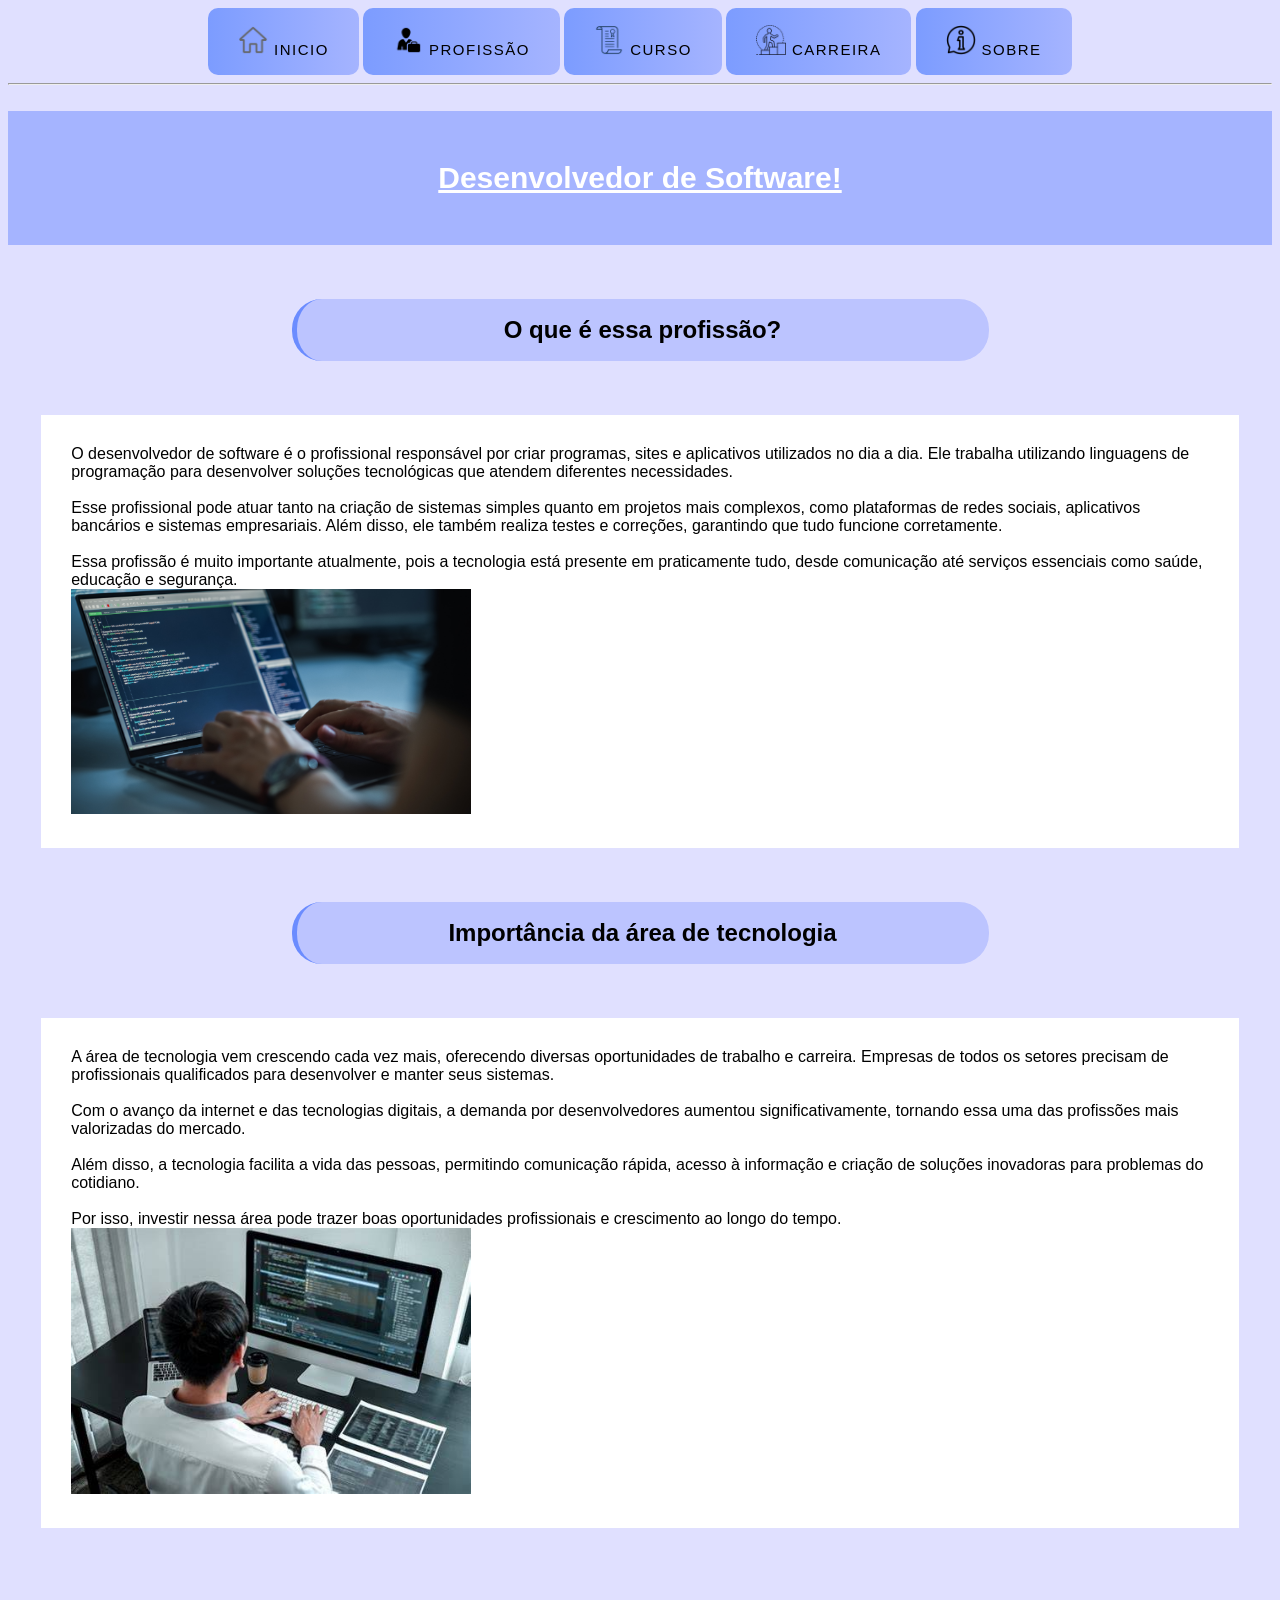
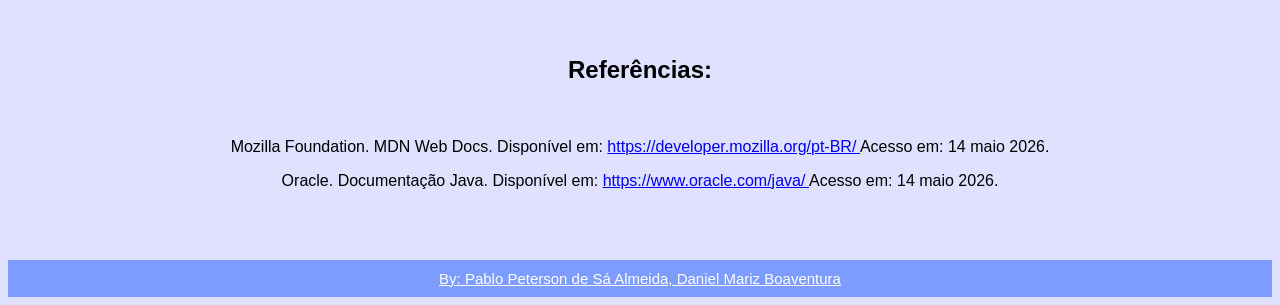
<file: INTERFACES-WEB/2º bimestre/desenvolvedor-software/index.html>
<!DOCTYPE html>
<html lang="pt-br">
<head>

    <meta charset="UTF-8">
    <link rel="stylesheet" href="style.css">
    
    <title>Início</title>
</head>
<body>
    
    <center>
        <button class="button1" onclick="window.location.href='index.html'">
             <img src="icone-inicial-plano.png" width="30" height="30">
            INICIO
        </button>

        <button class="button1" onclick="window.location.href='profissao.html'">
            <img src="profissao.png" width="30" height="30">
            PROFISSÃO
        </button>

        <button class="button1" onclick="window.location.href='curso.html'">
            <img src="curso.png" width="30" height="30">
            CURSO
        </button>

        <button class="button1" onclick="window.location.href='carreira.html'">
            <img src="carreira.png" width="30" height="30">
            CARREIRA
        </button>

        <button class="button1" onclick="window.location.href='sobre.html'">
            <img src="sobri.png" width="30" height="30">
            SOBRE
        </button>
    </center>

<hr>
<br>

<h1 class="tituloprincipal">Desenvolvedor de Software!</h1>

<br><br><br>

<h2 class="titulo1" style="text-align: center;">O que é essa profissão?</h2>

<br><br><br>

<p class="p1">
O desenvolvedor de software é o profissional responsável por criar programas, sites e aplicativos utilizados no dia a dia.
Ele trabalha utilizando linguagens de programação para desenvolver soluções tecnológicas que atendem diferentes necessidades.
<br><br>
Esse profissional pode atuar tanto na criação de sistemas simples quanto em projetos mais complexos,
como plataformas de redes sociais, aplicativos bancários e sistemas empresariais.
Além disso, ele também realiza testes e correções, garantindo que tudo funcione corretamente.
<br><br>
Essa profissão é muito importante atualmente, pois a tecnologia está presente em praticamente tudo,
desde comunicação até serviços essenciais como saúde, educação e segurança.
<br>
 <img src="desenvolvedor1.jpeg" width="400">
</p>

<br><br><br>

<h2 class="titulo1" style="text-align: center;">Importância da área de tecnologia</h2>

<br><br><br>

<p class="p1">
A área de tecnologia vem crescendo cada vez mais, oferecendo diversas oportunidades de trabalho e carreira.
Empresas de todos os setores precisam de profissionais qualificados para desenvolver e manter seus sistemas.
<br><br>
Com o avanço da internet e das tecnologias digitais, a demanda por desenvolvedores aumentou significativamente,
tornando essa uma das profissões mais valorizadas do mercado.
<br><br>
Além disso, a tecnologia facilita a vida das pessoas, permitindo comunicação rápida,
acesso à informação e criação de soluções inovadoras para problemas do cotidiano.
<br><br>
Por isso, investir nessa área pode trazer boas oportunidades profissionais e crescimento ao longo do tempo.<br>
 <img src="desenvolvedor.jpg" width="400">
</p>

<br><br><br>


   

<br><br><br>
<center>
<h2>Referências:</h2>

<br>

<p>
Mozilla Foundation. MDN Web Docs. Disponível em:
<a href="https://developer.mozilla.org/pt-BR/" target="_blank">
https://developer.mozilla.org/pt-BR/
</a>
Acesso em: 14 maio 2026.
</p>

<p>
Oracle. Documentação Java. Disponível em:
<a href="https://www.oracle.com/java/" target="_blank">
https://www.oracle.com/java/
</a>
Acesso em: 14 maio 2026.
</p>
</center>
<br><br><br>

<p class="by">By: Pablo Peterson de Sá Almeida, Daniel Mariz Boaventura</p>

</body>
</html>
</file>
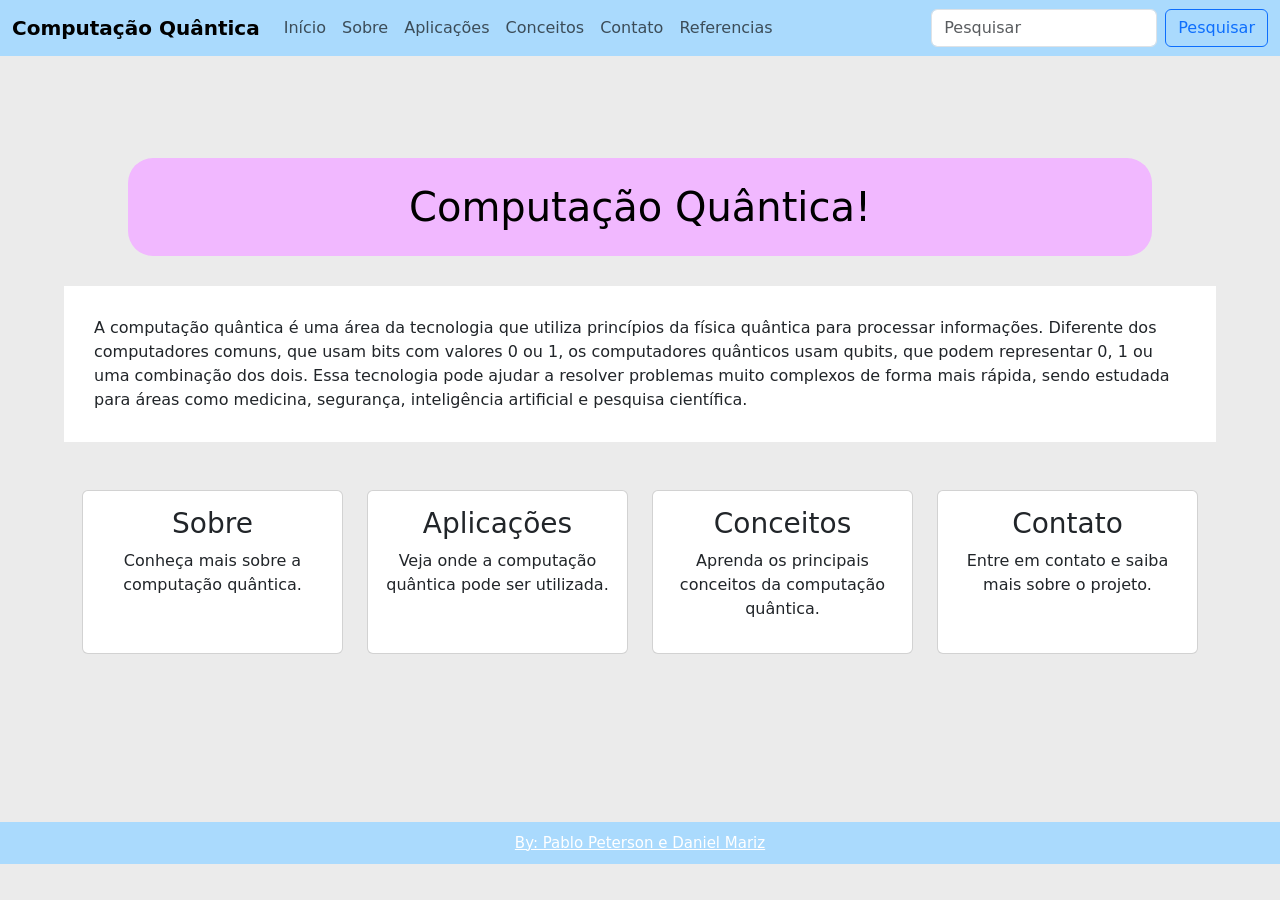
<file: INTERFACES-WEB/3-bimestre/computacao-quantica/index.html>
<!DOCTYPE html>

<html lang="pt-BR">

<head>
  <meta charset="UTF-8">
  <meta name="viewport" content="width=device-width, initial-scale=1.0">

  <title>Computação Quântica</title>

<meta name="description"
 content="Um site introdutório sobre computação quântica: conceitos, história e aplicações.">

  <link rel="stylesheet" href="style.css">

  <link href="https://cdn.jsdelivr.net/npm/bootstrap@5.3.3/dist/css/bootstrap.min.css" rel="stylesheet">

  <script src="https://cdn.jsdelivr.net/npm/bootstrap@5.3.3/dist/js/bootstrap.bundle.min.js"></script>

</head>

<body>

  <nav class="navbar navbar-expand-lg" style="background-color: #aadafd;">


<div class="container-fluid">

  <a class="navbar-brand fw-bold" href="index.html">
    Computação Quântica
  </a>

  <button class="navbar-toggler" type="button"
    data-bs-toggle="collapse"
    data-bs-target="#navbarMenu"
    aria-controls="navbarMenu"
    aria-expanded="false"
    aria-label="Abrir menu">

    <span class="navbar-toggler-icon"></span>

  </button>

  <div class="collapse navbar-collapse" id="navbarMenu">

    <ul class="navbar-nav me-auto mb-2 mb-lg-0">

      <li class="nav-item">
        <a class="nav-link" href="index.html">Início</a>
      </li>

      <li class="nav-item">
        <a class="nav-link" href="sobre.html">Sobre</a>
      </li>

      <li class="nav-item">
        <a class="nav-link" href="aplicacoes.html">Aplicações</a>
      </li>

      <li class="nav-item">
        <a class="nav-link" href="conceitos.html">Conceitos</a>
      </li>

      <li class="nav-item">
        <a class="nav-link" href="contato.html">Contato</a>
      </li>

      
      <li class="nav-item">
        <a class="nav-link" href="ref.html" aria-disabled="true">Referencias</a>
      </li>

    </ul>

    <form class="d-flex" role="search">

      <input class="form-control me-2"
        type="search"
        placeholder="Pesquisar"
        aria-label="Pesquisar">

      <button class="btn btn-outline-primary" type="submit">
        Pesquisar
      </button>

    </form>

  </div>
</div>


  </nav>

  <br>
  <br>
  <br>

  <h1 class="tituloprincipal">
    Computação Quântica!
  </h1>

  <p class="p1">


A computação quântica é uma área da tecnologia que utiliza princípios da física quântica para processar informações. Diferente dos computadores comuns, que usam bits com valores 0 ou 1, os computadores quânticos usam qubits, que podem representar 0, 1 ou uma combinação dos dois. Essa tecnologia pode ajudar a resolver problemas muito complexos de forma mais rápida, sendo estudada para áreas como medicina, segurança, inteligência artificial e pesquisa científica.


  </p>

  <div class="container mt-5">


<div class="row g-4">

  <div class="col-md-6 col-lg-3">

    <a href="sobre.html" class="text-decoration-none text-dark">

      <div class="card mini-card h-100 text-center p-3">

        <h3>Sobre</h3>

        <p>
          Conheça mais sobre a computação quântica.
        </p>

      </div>

    </a>

  </div>


  <div class="col-md-6 col-lg-3">

    <a href="aplicacoes.html" class="text-decoration-none text-dark">

      <div class="card mini-card h-100 text-center p-3">

        <h3>Aplicações</h3>

        <p>
          Veja onde a computação quântica pode ser utilizada.
        </p>

      </div>

    </a>

  </div>


  <div class="col-md-6 col-lg-3">

    <a href="conceitos.html" class="text-decoration-none text-dark">

      <div class="card mini-card h-100 text-center p-3">

        <h3>Conceitos</h3>

        <p>
          Aprenda os principais conceitos da computação quântica.
        </p>

      </div>

    </a>

  </div>


  <div class="col-md-6 col-lg-3">

    <a href="contato.html" class="text-decoration-none text-dark">

      <div class="card mini-card h-100 text-center p-3">

        <h3>Contato</h3>

        <p>
          Entre em contato e saiba mais sobre o projeto.
        </p>

      </div>

    </a>

  </div>

</div>


  </div>

  <br>
  <br>
  <br>
  <br>

  <center>


  </center>

  <br>
  <br>
  <br>

  <p class="by">
    By: Pablo Peterson e Daniel Mariz
  </p>

</body>

</html>
</file>
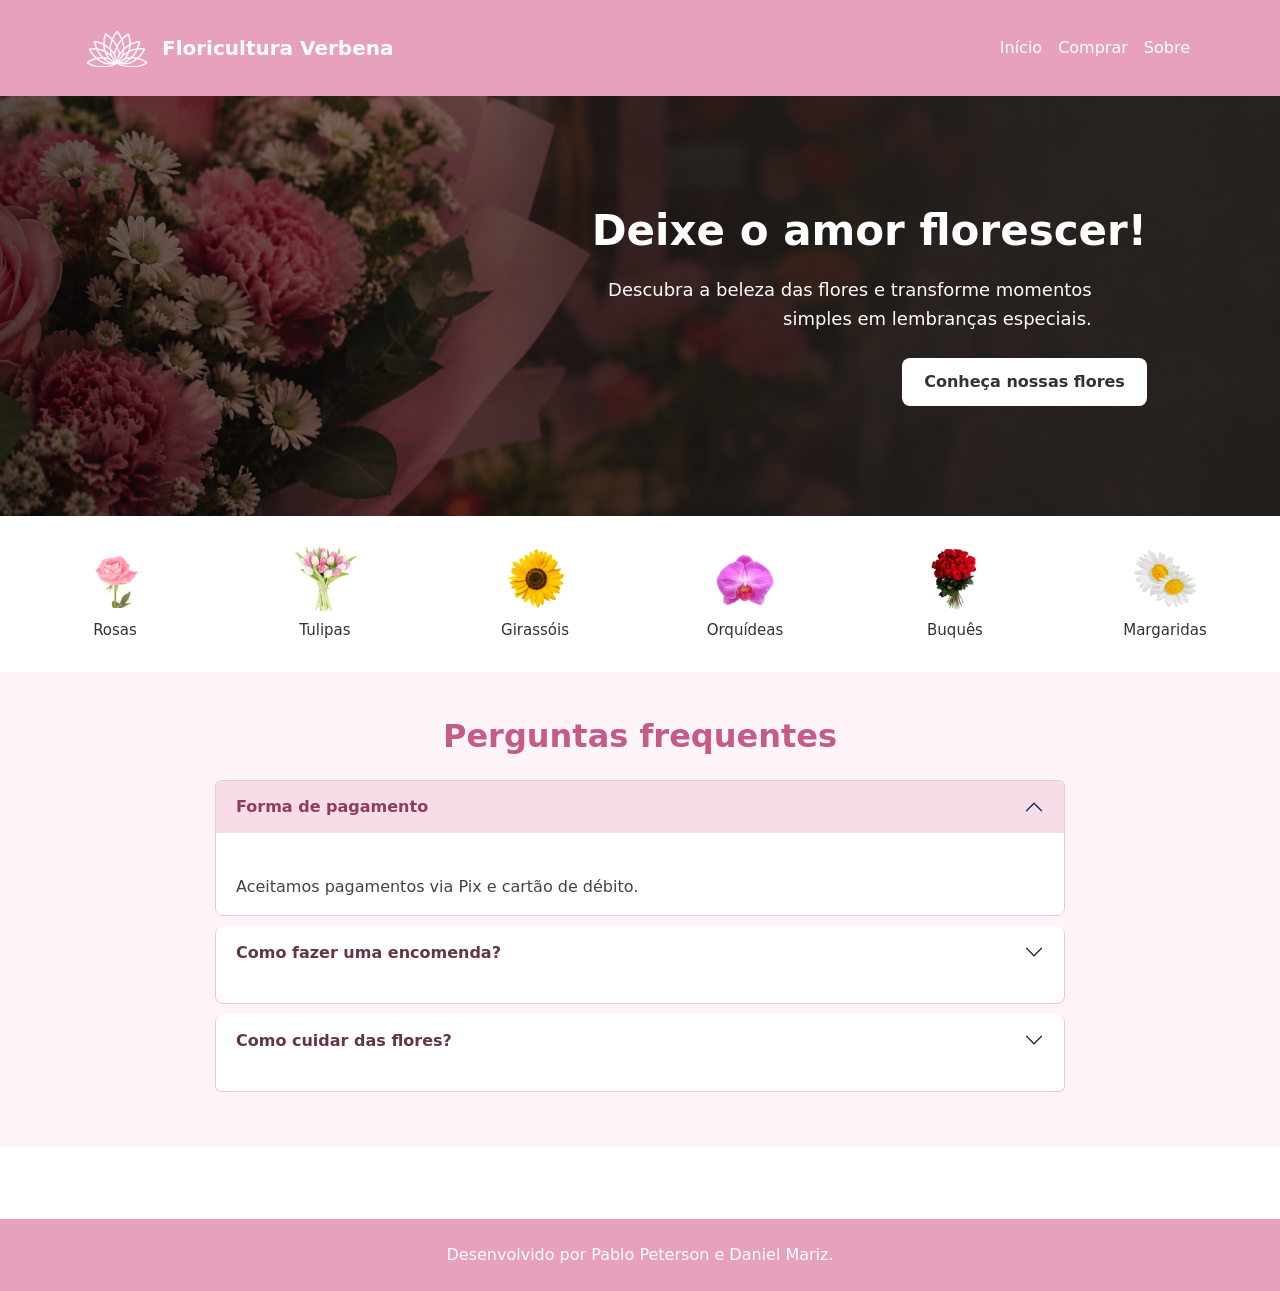
<file: INTERFACES-WEB/4-bimestre/verbena/index.html>
<!DOCTYPE html>
<html lang="pt-BR">

<head>
    <meta charset="UTF-8">
    <meta name="viewport" content="width=device-width, initial-scale=1.0">

    <title>Floricultura Verbena</title>

    <link rel="stylesheet" href="style.css">

    <link
        href="https://cdn.jsdelivr.net/npm/bootstrap@5.3.3/dist/css/bootstrap.min.css"
        rel="stylesheet">

    <script
        src="https://cdn.jsdelivr.net/npm/bootstrap@5.3.3/dist/js/bootstrap.bundle.min.js"
        defer>
    </script>
</head>

<body>

    <nav class="navbar navbar-expand-lg navbar-dark">
        <div class="container">

            <a class="navbar-brand fw-bold d-flex align-items-center"
               href="#inicio">

                <img
                    src="imagens/verbB.png"
                    alt="Logo da Floricultura Verbena"
                    class="logo-navbar">

                <span>Floricultura Verbena</span>
            </a>

            <button
                class="navbar-toggler"
                type="button"
                data-bs-toggle="collapse"
                data-bs-target="#menuNavegacao"
                aria-controls="menuNavegacao"
                aria-expanded="false"
                aria-label="Abrir ou fechar menu">

                <span class="navbar-toggler-icon"></span>
            </button>

            <div class="collapse navbar-collapse"
                 id="menuNavegacao">

                <ul class="navbar-nav ms-auto">

                    <li class="nav-item">
                        <a class="nav-link active" href="index.html">
                            Início
                        </a>
                    </li>

                    <li class="nav-item">
                        <a class="nav-link" href="comprar.html">
                            Comprar
                        </a>
                    </li>

                    <li class="nav-item">
                        <a class="nav-link" href="sobre.html">
                            Sobre
                        </a>
                    </li>

                </ul>
            </div>

        </div>
    </nav>

    <section class="inicio" id="inicio">

        <div class="conteudo-inicio">

            <h1>Deixe o amor florescer!</h1>

            <p>
                Descubra a beleza das flores e transforme
                momentos simples em lembranças especiais.
            </p>

            <a href="#comprar" class="botao-inicio">
                Conheça nossas flores
            </a>

        </div>

    </section>

    <section class="categorias" id="comprar">

        <a href="rosas.html" class="categoria">
            <img src="imagens/rosas.png" alt="Rosas">
            <span>Rosas</span>
        </a>

        <a href="tulipas.html" class="categoria">
            <img src="imagens/tulipas.png" alt="Tulipas">
            <span>Tulipas</span>
        </a>

        <a href="girassois.html" class="categoria">
            <img src="imagens/girassois.png" alt="Girassóis">
            <span>Girassóis</span>
        </a>

        <a href="orquideas.html" class="categoria">
            <img src="imagens/orquideas.png" alt="Orquídeas">
            <span>Orquídeas</span>
        </a>

        <a href="buques.html" class="categoria">
            <img src="imagens/buques.png" alt="Buquês">
            <span>Buquês</span>
        </a>

        <a href="margaridas.html" class="categoria">
            <img src="imagens/margaridas.png" alt="Margaridas">
            <span>Margaridas</span>
        </a>

    </section>

    <section class="perguntas" id="duvidas">

        <h2>Perguntas frequentes</h2>

        <div class="accordion" id="acordeaoVerbena">

            <div class="accordion-item">
                <h2 class="accordion-header">
                    <button
                        class="accordion-button"
                        type="button"
                        data-bs-toggle="collapse"
                        data-bs-target="#pergunta1"
                        aria-expanded="true"
                        aria-controls="pergunta1">

                        Forma de pagamento

                    </button>
                </h2>

                <div
                    id="pergunta1"
                    class="accordion-collapse collapse show"
                    data-bs-parent="#acordeaoVerbena">

                    <div class="accordion-body">
                        Aceitamos pagamentos via Pix e cartão de débito.
                    </div>

                </div>
            </div>

            <div class="accordion-item">
                <h2 class="accordion-header">
                    <button
                        class="accordion-button collapsed"
                        type="button"
                        data-bs-toggle="collapse"
                        data-bs-target="#pergunta2"
                        aria-expanded="false"
                        aria-controls="pergunta2">

                        Como fazer uma encomenda?

                    </button>
                </h2>

                <div
                    id="pergunta2"
                    class="accordion-collapse collapse"
                    data-bs-parent="#acordeaoVerbena">

                    <div class="accordion-body">
                        Entre em contato conosco para escolher as flores
                        e combinar os detalhes do seu pedido.
                    </div>

                </div>
            </div>

            <div class="accordion-item">
                <h2 class="accordion-header">
                    <button
                        class="accordion-button collapsed"
                        type="button"
                        data-bs-toggle="collapse"
                        data-bs-target="#pergunta3"
                        aria-expanded="false"
                        aria-controls="pergunta3">

                        Como cuidar das flores?

                    </button>
                </h2>

                <div
                    id="pergunta3"
                    class="accordion-collapse collapse"
                    data-bs-parent="#acordeaoVerbena">

                    <div class="accordion-body">
                        Mantenha as flores em um recipiente limpo,
                        troque a água regularmente e evite deixá-las
                        expostas ao sol forte.
                    </div>

                </div>
            </div>

        </div>

    </section>

    <br><br><br>

    <footer class="text-center py-4" id="sobre">
        <p class="mb-0">
            Desenvolvido por Pablo Peterson e Daniel Mariz.
        </p>
    </footer>

</body>

</html>
</file>
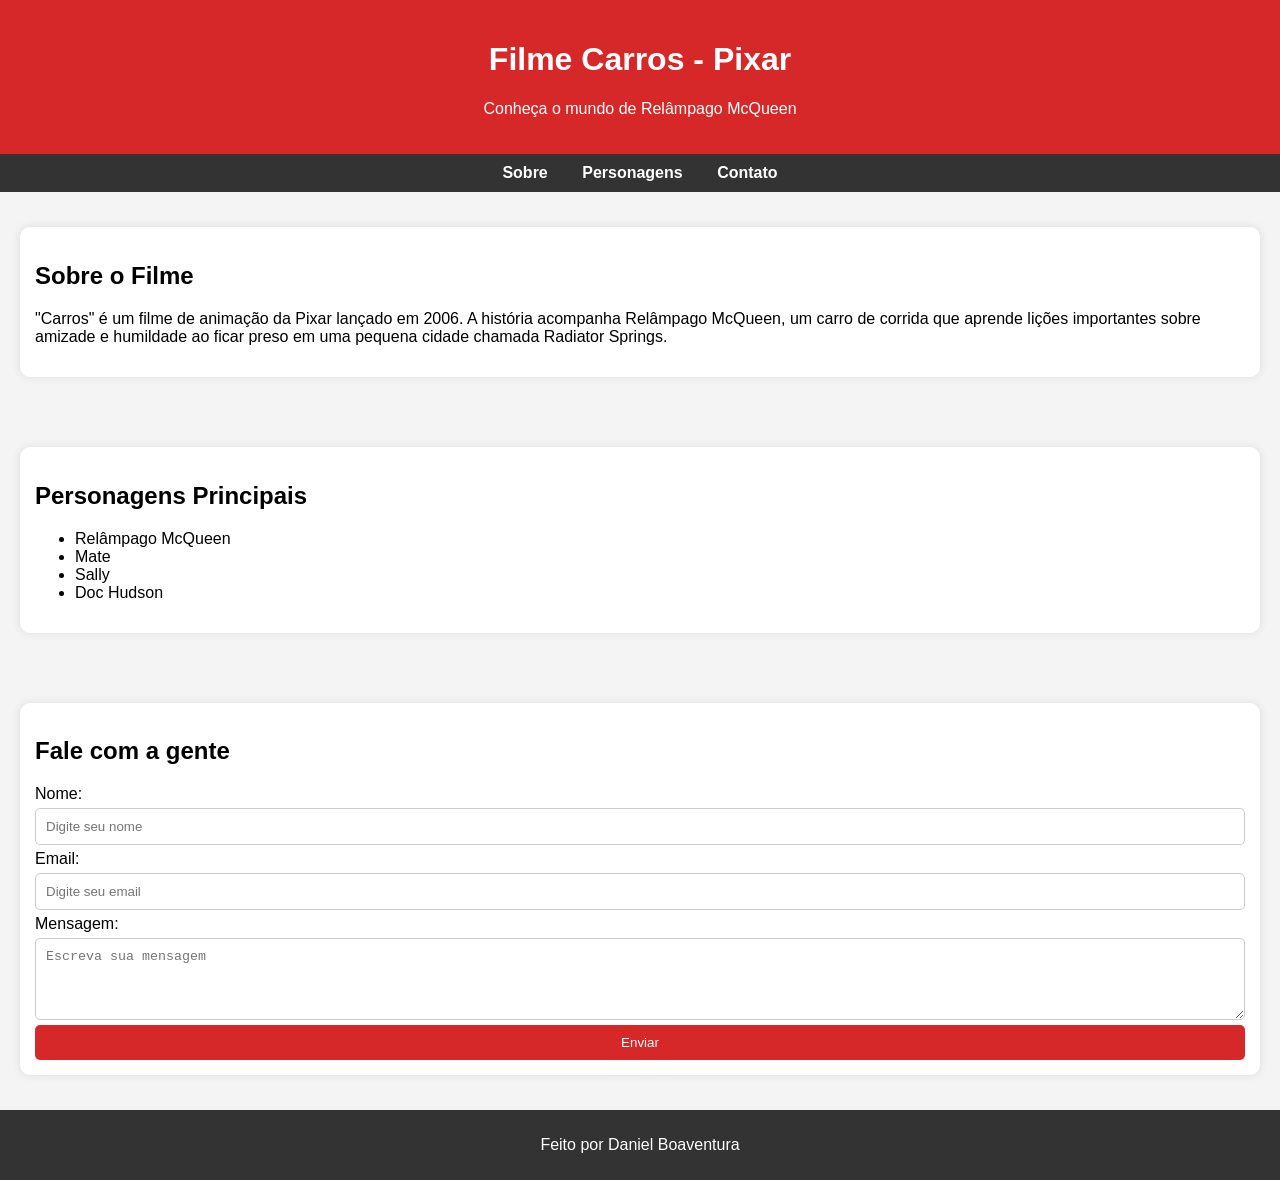
<file: INTERFACES-WEB/1º bimestre/Carros.html>
<!DOCTYPE html>
<html lang="pt">
<head>
    <meta charset="UTF-8">
    <meta name="viewport" content="width=device-width, initial-scale=1.0">
    <title>Carros - Pixar</title>
    <style>
        body {
            font-family: Arial, sans-serif;
            margin: 0;
            padding: 0;
            background-color: #f4f4f4;
        }
        header {
            background-color: #d62828;
            color: white;
            text-align: center;
            padding: 20px;
        }
        nav {
            background-color: #333;
            padding: 10px;
            text-align: center;
        }
        nav a {
            color: white;
            margin: 0 15px;
            text-decoration: none;
            font-weight: bold;
        }
        section {
            padding: 20px;
        }
        .card {
            background: white;
            padding: 15px;
            margin: 15px 0;
            border-radius: 10px;
            box-shadow: 0 0 10px rgba(0,0,0,0.1);
        }
        footer {
            background-color: #333;
            color: white;
            text-align: center;
            padding: 10px;
        }
        form {
            display: flex;
            flex-direction: column;
        }
        input, textarea {
            margin: 5px 0;
            padding: 10px;
            border-radius: 5px;
            border: 1px solid #ccc;
        }
        button {
            background-color: #d62828;
            color: white;
            padding: 10px;
            border: none;
            border-radius: 5px;
            cursor: pointer;
        }
        button:hover {
            background-color: #a61b1b;
        }
    </style>
</head>
<body>

<header>
    <h1>Filme Carros - Pixar</h1>
    <p>Conheça o mundo de Relâmpago McQueen</p>
</header>

<nav>
    <a href="#sobre">Sobre</a>
    <a href="#personagens">Personagens</a>
    <a href="#formulario">Contato</a>
</nav>

<section id="sobre">
    <div class="card">
        <h2>Sobre o Filme</h2>
        <p>"Carros" é um filme de animação da Pixar lançado em 2006. A história acompanha Relâmpago McQueen, um carro de corrida que aprende lições importantes sobre amizade e humildade ao ficar preso em uma pequena cidade chamada Radiator Springs.</p>
    </div>
</section>

<section id="personagens">
    <div class="card">
        <h2>Personagens Principais</h2>
        <ul>
            <li>Relâmpago McQueen</li>
            <li>Mate</li>
            <li>Sally</li>
            <li>Doc Hudson</li>
        </ul>
    </div>
</section>

<section id="formulario">
    <div class="card">
        <h2>Fale com a gente</h2>
        <form>
            <label>Nome:</label>
            <input type="text" placeholder="Digite seu nome" required>

            <label>Email:</label>
            <input type="email" placeholder="Digite seu email" required>

            <label>Mensagem:</label>
            <textarea rows="4" placeholder="Escreva sua mensagem" required></textarea>

            <button type="submit">Enviar</button>
        </form>
    </div>
</section>

<footer>
    <p>Feito por Daniel Boaventura</p>
</footer>

</body>
</html>
</file>
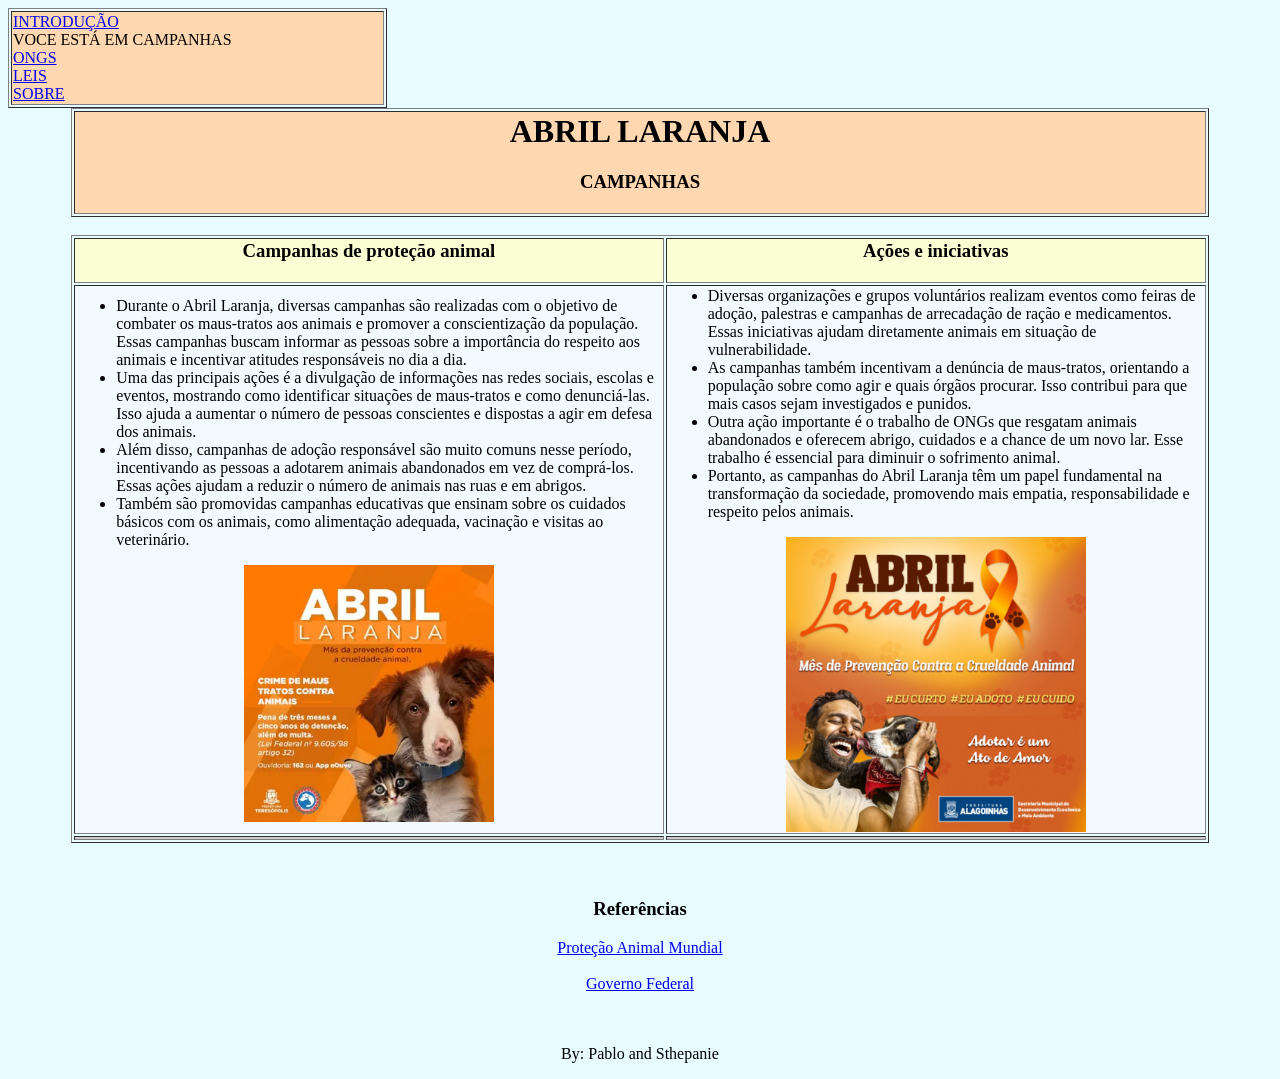
<file: INTERFACES-WEB/1º bimestre/abrillaranja/campanhas.html.html>
<html lang="pt-br">
<head>
<meta charset="utf-8">
<title>PARTE 2</title>
</head>

<body bgcolor="#e8fcff">

<table width="30%" border="1">
<tr>
<td bgcolor="#ffd7b0">

<a href="index.html.html">INTRODUÇÃO</a><br>
VOCE ESTÁ EM CAMPANHAS <br>
<a href="ongs.html.html">ONGS</a><br>
<a href="leis.html.html">LEIS</a><br>
<a href="sobre.html.html">SOBRE</a>
</td>
</tr>
</table>

<center>

<table width="90%" border="1">
<tr>
<td bgcolor="#ffd7b0" align="center">
<h1> ABRIL LARANJA </h1>
<h3>CAMPANHAS</h3>
</td>
</tr>
</table>

<br>

<table width="90%" border="1">

<tr bgcolor="#f2faff">

<td align="center" bgcolor="#fbffd4"> 
<h3>Campanhas de proteção animal</h3>
</td>

<td bgcolor="#fbffd4">
<h3 align="center">Ações e iniciativas</h3>
</td>

</tr>

<tr>

<td bgcolor="#f2faff">
<ul>
<li>Durante o Abril Laranja, diversas campanhas são realizadas com o objetivo de combater os maus-tratos aos animais e promover a conscientização da população. Essas campanhas buscam informar as pessoas sobre a importância do respeito aos animais e incentivar atitudes responsáveis no dia a dia.</li>

<li>Uma das principais ações é a divulgação de informações nas redes sociais, escolas e eventos, mostrando como identificar situações de maus-tratos e como denunciá-las. Isso ajuda a aumentar o número de pessoas conscientes e dispostas a agir em defesa dos animais.</li>

<li>Além disso, campanhas de adoção responsável são muito comuns nesse período, incentivando as pessoas a adotarem animais abandonados em vez de comprá-los. Essas ações ajudam a reduzir o número de animais nas ruas e em abrigos.</li>

<li>Também são promovidas campanhas educativas que ensinam sobre os cuidados básicos com os animais, como alimentação adequada, vacinação e visitas ao veterinário.</li>
</ul>

<center>
<img src="campanha1.png" width="250">
</center>

</td>

<td bgcolor="#f2faff">
<ul>

<li>Diversas organizações e grupos voluntários realizam eventos como feiras de adoção, palestras e campanhas de arrecadação de ração e medicamentos. Essas iniciativas ajudam diretamente animais em situação de vulnerabilidade.</li>

<li>As campanhas também incentivam a denúncia de maus-tratos, orientando a população sobre como agir e quais órgãos procurar. Isso contribui para que mais casos sejam investigados e punidos.</li>

<li>Outra ação importante é o trabalho de ONGs que resgatam animais abandonados e oferecem abrigo, cuidados e a chance de um novo lar. Esse trabalho é essencial para diminuir o sofrimento animal.</li>

<li>Portanto, as campanhas do Abril Laranja têm um papel fundamental na transformação da sociedade, promovendo mais empatia, responsabilidade e respeito pelos animais.</li>

</ul>

<center>
<img src="campanha2.png" width="300">
</center>

</td>

</tr>

<tr bgcolor="#cccccc">
<td align="center">
</td>
<td>
</td>
</tr>

</table>

</center>

<br><br>

<h3 align="center">Referências</h3>

<center>
<a href="https://www.worldanimalprotection.org.br" target="_blank">
Proteção Animal Mundial
</a>
<br><br>

<a href="https://www.gov.br" target="_blank">
Governo Federal
</a>
</center>

<br><br>

<center>
<p>By: Pablo and Sthepanie</p>
</center>

</body>
</html>
</file>
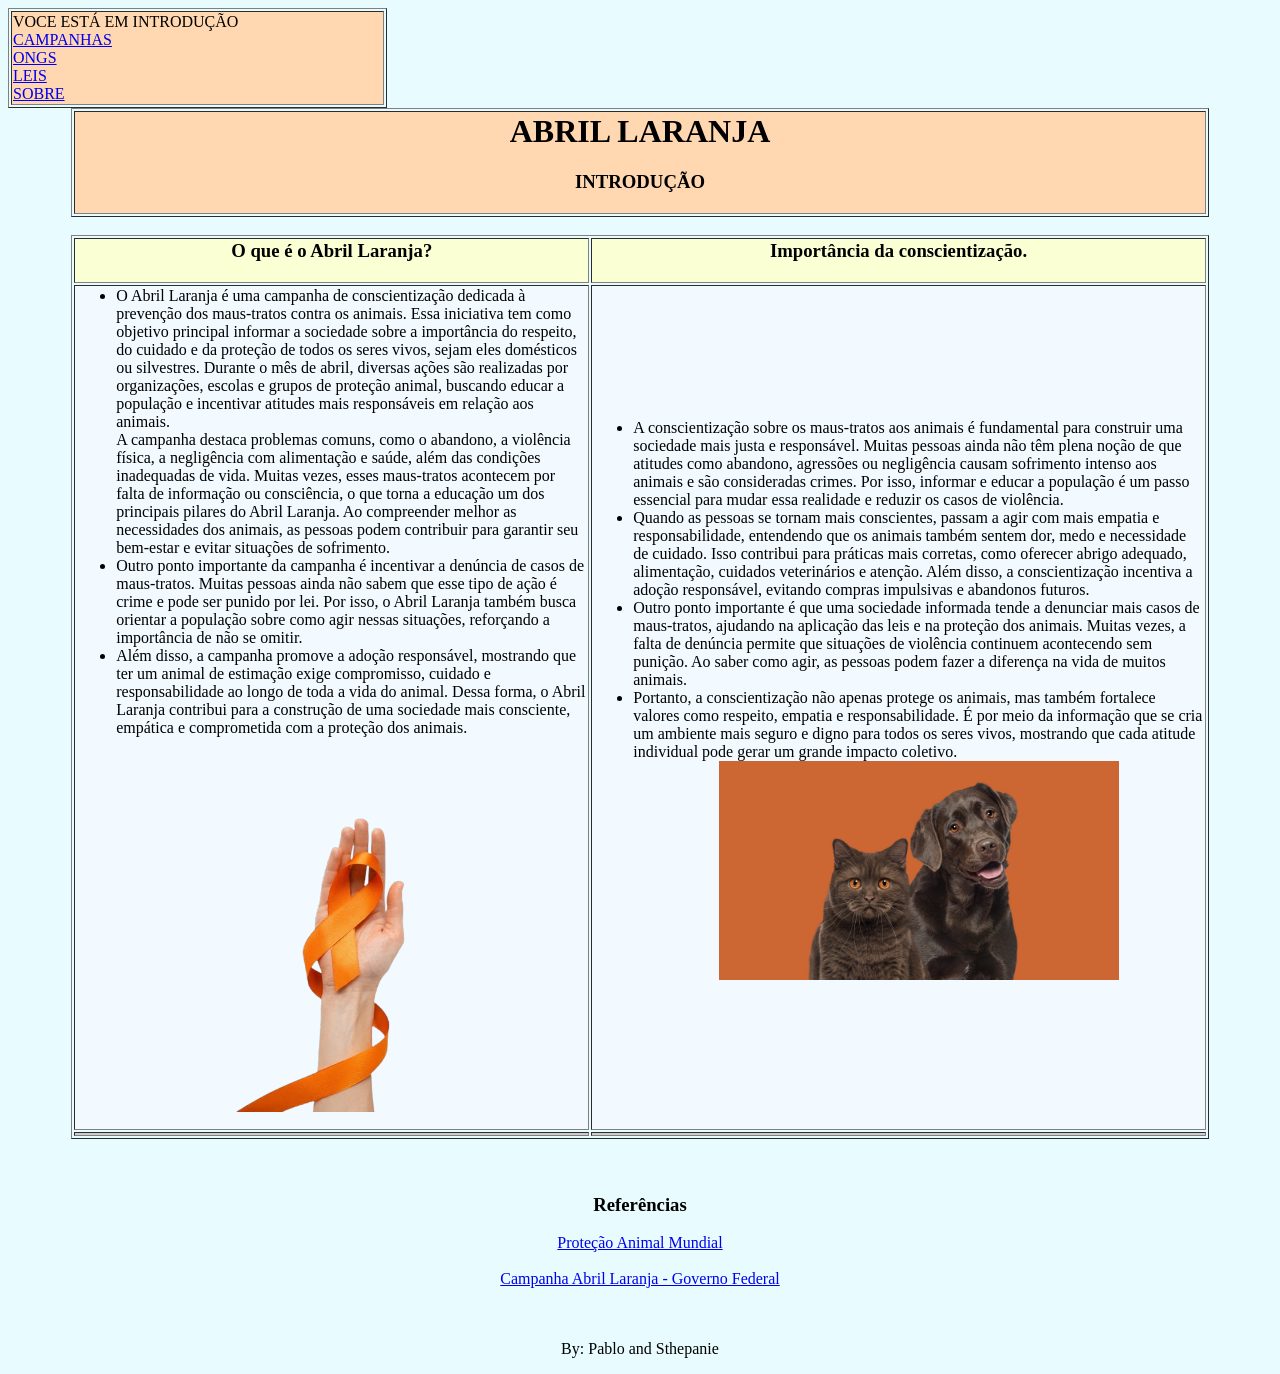
<file: INTERFACES-WEB/1º bimestre/abrillaranja/index.html.html>
<html lang="pt-br">
<head>
<meta charset="utf-8">
<title>PARTE 1</title>
</head>

<body bgcolor="#e8fcff">

<table width="30%" border="1">
<tr>
<td bgcolor="#ffd7b0">
VOCE ESTÁ EM INTRODUÇÃO<br>
<a href="campanhas.html.html">CAMPANHAS</a><br>
<a href="ongs.html.html">ONGS</a><br>
<a href="leis.html.html">LEIS</a><br>
<a href="sobre.html.html">SOBRE</a>
</td>
</tr>
</table>

<center>

<table width="90%" border="1">
<tr>
<td bgcolor="#ffd7b0" align="center">
<h1> ABRIL LARANJA  </h1>
<h3>INTRODUÇÃO </h3>
</td>
</tr>
</table>

<br>

<table width="90%" border="1">

<tr bgcolor="#f2faff">

<td align="center" bgcolor="#fbffd4"> 
<h3>O que é o Abril Laranja?</h3>
</td>

<td bgcolor="#fbffd4">
<h3 align="center">Importância da conscientização.</h3>
</td>

</tr>

<tr>

<td bgcolor="#f2faff">
<ul>
<li>O Abril Laranja é uma campanha de conscientização dedicada à prevenção dos maus-tratos contra os animais. Essa iniciativa tem como objetivo principal informar a sociedade sobre a importância do respeito, do cuidado e da proteção de todos os seres vivos, sejam eles domésticos ou silvestres. Durante o mês de abril, diversas ações são realizadas por organizações, escolas e grupos de proteção animal, buscando educar a população e incentivar atitudes mais responsáveis em relação aos animais.</li>

A campanha destaca problemas comuns, como o abandono, a violência física, a negligência com alimentação e saúde, além das condições inadequadas de vida. Muitas vezes, esses maus-tratos acontecem por falta de informação ou consciência, o que torna a educação um dos principais pilares do Abril Laranja. Ao compreender melhor as necessidades dos animais, as pessoas podem contribuir para garantir seu bem-estar e evitar situações de sofrimento.

<li>
Outro ponto importante da campanha é incentivar a denúncia de casos de maus-tratos. Muitas pessoas ainda não sabem que esse tipo de ação é crime e pode ser punido por lei. Por isso, o Abril Laranja também busca orientar a população sobre como agir nessas situações, reforçando a importância de não se omitir.
</li>

<li>Além disso, a campanha promove a adoção responsável, mostrando que ter um animal de estimação exige compromisso, cuidado e responsabilidade ao longo de toda a vida do animal. Dessa forma, o Abril Laranja contribui para a construção de uma sociedade mais consciente, empática e comprometida com a proteção dos animais.
</li> 

<center>
<img src="abrillaranja.png" width="250">
</center>

</ul>
</td>

<td bgcolor="#f2faff">
<ul>
<li>A conscientização sobre os maus-tratos aos animais é fundamental para construir uma sociedade mais justa e responsável. Muitas pessoas ainda não têm plena noção de que atitudes como abandono, agressões ou negligência causam sofrimento intenso aos animais e são consideradas crimes. Por isso, informar e educar a população é um passo essencial para mudar essa realidade e reduzir os casos de violência.
</li>

<li> Quando as pessoas se tornam mais conscientes, passam a agir com mais empatia e responsabilidade, entendendo que os animais também sentem dor, medo e necessidade de cuidado. Isso contribui para práticas mais corretas, como oferecer abrigo adequado, alimentação, cuidados veterinários e atenção. Além disso, a conscientização incentiva a adoção responsável, evitando compras impulsivas e abandonos futuros.
</li>

<li>Outro ponto importante é que uma sociedade informada tende a denunciar mais casos de maus-tratos, ajudando na aplicação das leis e na proteção dos animais. Muitas vezes, a falta de denúncia permite que situações de violência continuem acontecendo sem punição. Ao saber como agir, as pessoas podem fazer a diferença na vida de muitos animais.
</li>

<li>Portanto, a conscientização não apenas protege os animais, mas também fortalece valores como respeito, empatia e responsabilidade. É por meio da informação que se cria um ambiente mais seguro e digno para todos os seres vivos, mostrando que cada atitude individual pode gerar um grande impacto coletivo.
</li>

<center>
<img src="cachorroegato.jpg" width="400">
</center>

</ul>
</td>

</tr>

<tr bgcolor="#cccccc">
<td align="center">
</td>
<td>
</td>
</tr>

</table>

</center>

<br><br>

<h3 align="center">Referências</h3>

<center>
<a href="https://www.worldanimalprotection.org.br">
Proteção Animal Mundial
</a>
<br><br>

<a href="https://www.gov.br/pt-br/noticias/meio-ambiente-e-clima/2023/04/abril-laranja-conscientizacao-sobre-maus-tratos-aos-animais">
Campanha Abril Laranja - Governo Federal
</a>
</center>

<br><br>

<center>
<p>By: Pablo and Sthepanie</p>
</center>
</body>
</html>
</file>
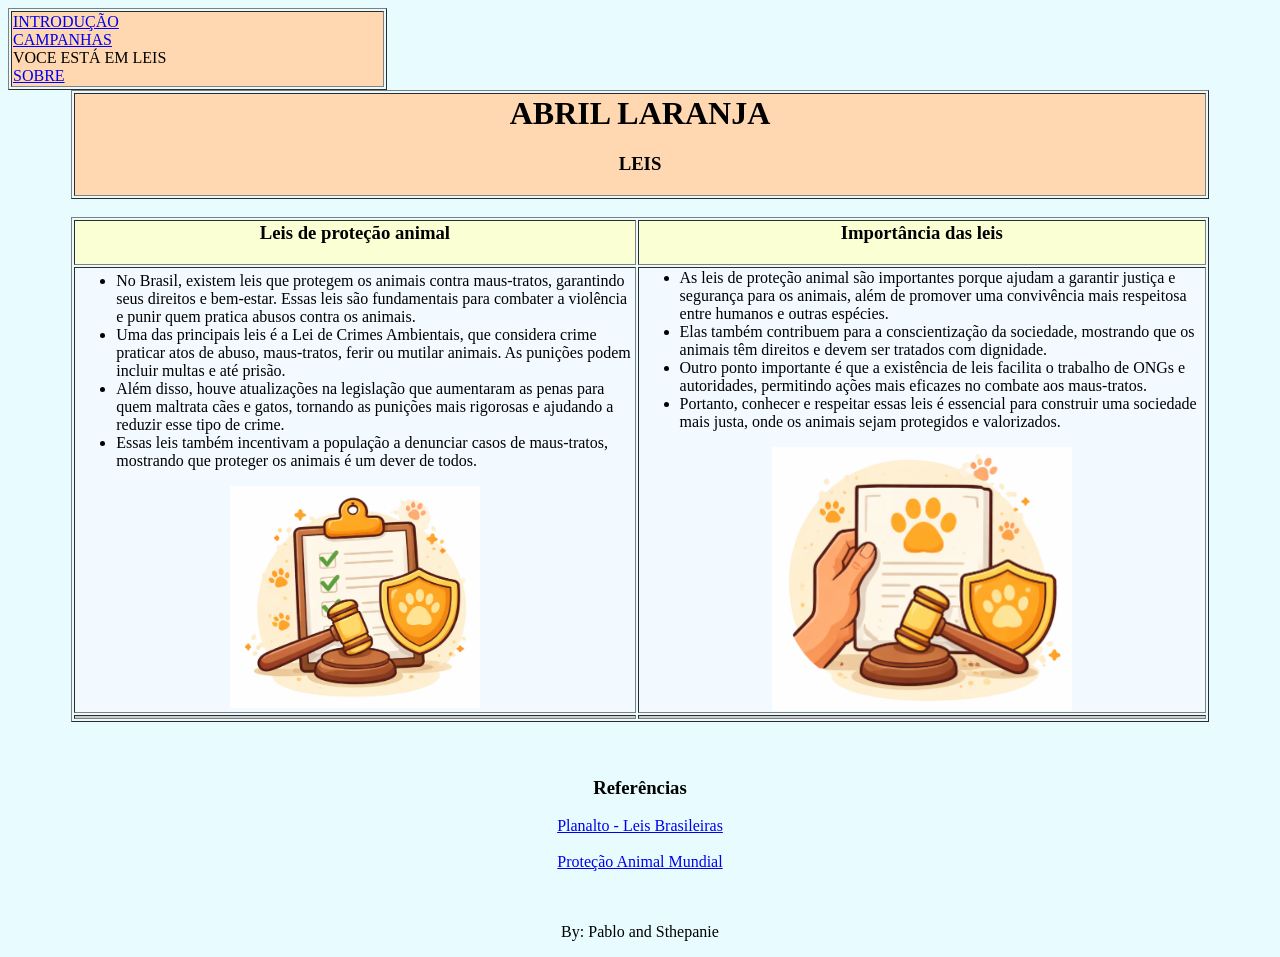
<file: INTERFACES-WEB/1º bimestre/abrillaranja/leis.html.html>
<html lang="pt-br">
<head>
<meta charset="utf-8">
<title>PARTE 4</title>
</head>

<body bgcolor="#e8fcff">

<table width="30%" border="1">
<tr>
<td bgcolor="#ffd7b0">

<a href="index.html.html">INTRODUÇÃO</a><br>
<a href="campanhas.html.html">CAMPANHAS</a><br>
VOCE ESTÁ EM LEIS<br>
<a href="sobre.html.html">SOBRE</a>
</td>
</tr>
</table>

<center>

<table width="90%" border="1">
<tr>
<td bgcolor="#ffd7b0" align="center">
<h1> ABRIL LARANJA </h1>
<h3>LEIS</h3>
</td>
</tr>
</table>

<br>

<table width="90%" border="1">

<tr bgcolor="#f2faff">

<td align="center" bgcolor="#fbffd4"> 
<h3>Leis de proteção animal</h3>
</td>

<td bgcolor="#fbffd4">
<h3 align="center">Importância das leis</h3>
</td>

</tr>

<tr>

<td bgcolor="#f2faff">
<ul>
<li>No Brasil, existem leis que protegem os animais contra maus-tratos, garantindo seus direitos e bem-estar. Essas leis são fundamentais para combater a violência e punir quem pratica abusos contra os animais.</li>

<li>Uma das principais leis é a Lei de Crimes Ambientais, que considera crime praticar atos de abuso, maus-tratos, ferir ou mutilar animais. As punições podem incluir multas e até prisão.</li>

<li>Além disso, houve atualizações na legislação que aumentaram as penas para quem maltrata cães e gatos, tornando as punições mais rigorosas e ajudando a reduzir esse tipo de crime.</li>

<li>Essas leis também incentivam a população a denunciar casos de maus-tratos, mostrando que proteger os animais é um dever de todos.</li>
</ul>

<center>
<img src="leis1.png" width="250">
</center>

</td>

<td bgcolor="#f2faff">
<ul>

<li>As leis de proteção animal são importantes porque ajudam a garantir justiça e segurança para os animais, além de promover uma convivência mais respeitosa entre humanos e outras espécies.</li>

<li>Elas também contribuem para a conscientização da sociedade, mostrando que os animais têm direitos e devem ser tratados com dignidade.</li>

<li>Outro ponto importante é que a existência de leis facilita o trabalho de ONGs e autoridades, permitindo ações mais eficazes no combate aos maus-tratos.</li>

<li>Portanto, conhecer e respeitar essas leis é essencial para construir uma sociedade mais justa, onde os animais sejam protegidos e valorizados.</li>

</ul>

<center>
<img src="leis2.png" width="300">
</center>

</td>

</tr>

<tr bgcolor="#cccccc">
<td align="center">
</td>
<td>
</td>
</tr>

</table>

</center>

<br><br>

<h3 align="center">Referências</h3>

<center>
<a href="https://www.planalto.gov.br" target="_blank">
Planalto - Leis Brasileiras
</a>
<br><br>

<a href="https://www.worldanimalprotection.org.br" target="_blank">
Proteção Animal Mundial
</a>
</center>

<br><br>

<center>
<p>By: Pablo and Sthepanie</p>
</center>

</body>
</html>
</file>
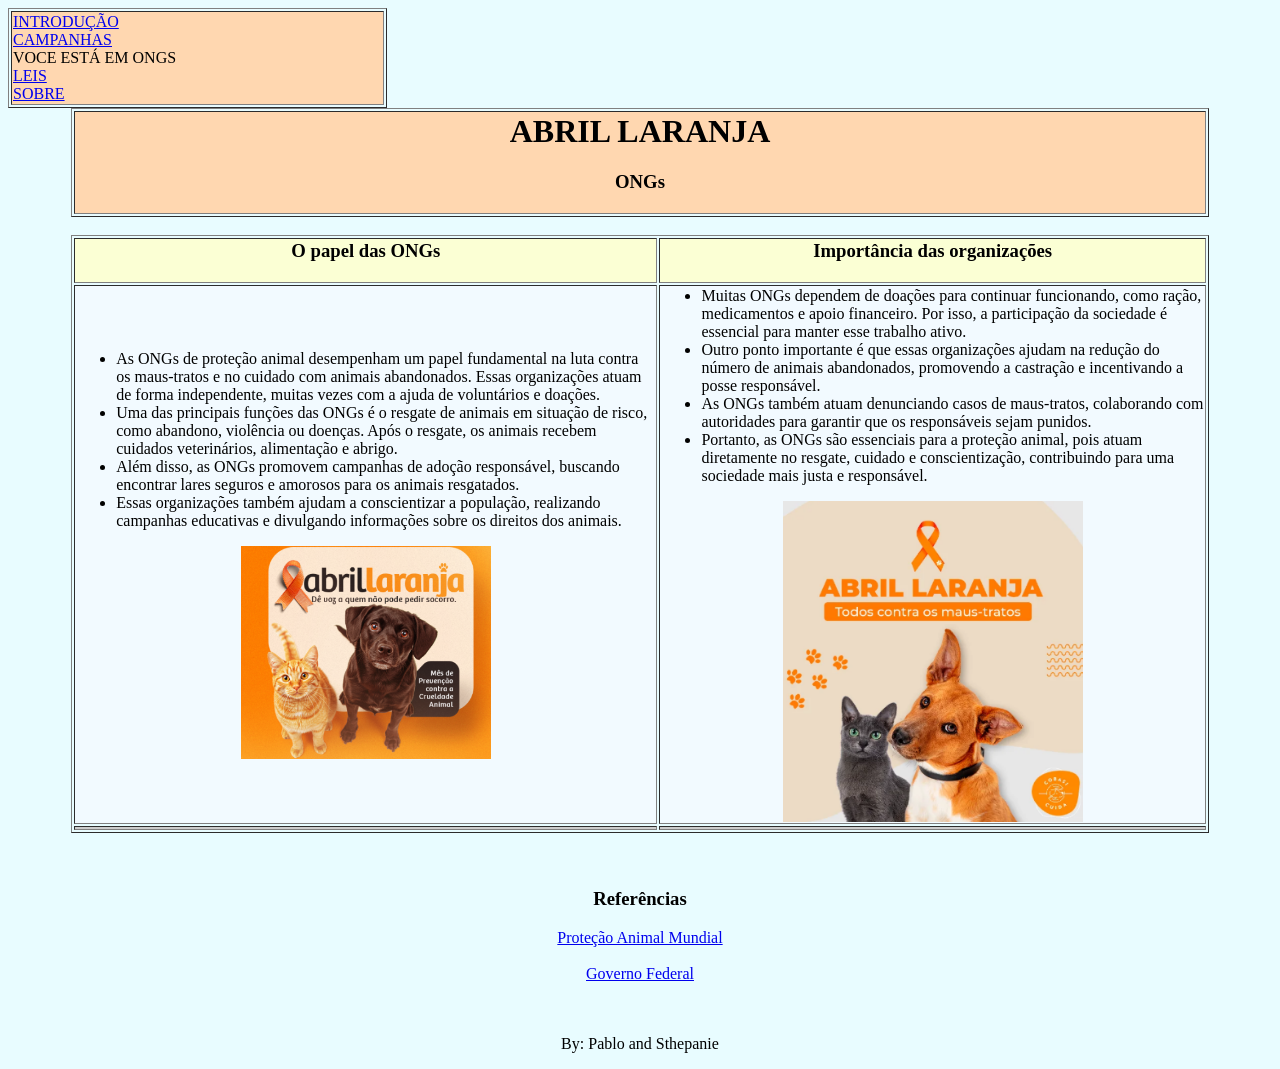
<file: INTERFACES-WEB/1º bimestre/abrillaranja/ongs.html.html>
<html lang="pt-br">
<head>
<meta charset="utf-8">
<title>PARTE 3</title>
</head>

<body bgcolor="#e8fcff">

<table width="30%" border="1">
<tr>
<td bgcolor="#ffd7b0">

<a href="index.html.html">INTRODUÇÃO</a><br>
<a href="campanhas.html.html">CAMPANHAS</a><br>
VOCE ESTÁ EM ONGS<br>
<a href="leis.html.html">LEIS</a><br>
<a href="sobre.html.html">SOBRE</a>
</td>
</tr>
</table>

<center>

<table width="90%" border="1">
<tr>
<td bgcolor="#ffd7b0" align="center">
<h1> ABRIL LARANJA </h1>
<h3>ONGs</h3>
</td>
</tr>
</table>

<br>

<table width="90%" border="1">

<tr bgcolor="#f2faff">

<td align="center" bgcolor="#fbffd4"> 
<h3>O papel das ONGs</h3>
</td>

<td bgcolor="#fbffd4">
<h3 align="center">Importância das organizações</h3>
</td>

</tr>

<tr>

<td bgcolor="#f2faff">
<ul>
<li>As ONGs de proteção animal desempenham um papel fundamental na luta contra os maus-tratos e no cuidado com animais abandonados. Essas organizações atuam de forma independente, muitas vezes com a ajuda de voluntários e doações.</li>

<li>Uma das principais funções das ONGs é o resgate de animais em situação de risco, como abandono, violência ou doenças. Após o resgate, os animais recebem cuidados veterinários, alimentação e abrigo.</li>

<li>Além disso, as ONGs promovem campanhas de adoção responsável, buscando encontrar lares seguros e amorosos para os animais resgatados.</li>

<li>Essas organizações também ajudam a conscientizar a população, realizando campanhas educativas e divulgando informações sobre os direitos dos animais.</li>
</ul>

<center>
<img src="ongs1.png" width="250">
</center>

</td>

<td bgcolor="#f2faff">
<ul>

<li>Muitas ONGs dependem de doações para continuar funcionando, como ração, medicamentos e apoio financeiro. Por isso, a participação da sociedade é essencial para manter esse trabalho ativo.</li>

<li>Outro ponto importante é que essas organizações ajudam na redução do número de animais abandonados, promovendo a castração e incentivando a posse responsável.</li>

<li>As ONGs também atuam denunciando casos de maus-tratos, colaborando com autoridades para garantir que os responsáveis sejam punidos.</li>

<li>Portanto, as ONGs são essenciais para a proteção animal, pois atuam diretamente no resgate, cuidado e conscientização, contribuindo para uma sociedade mais justa e responsável.</li>

</ul>

<center>
<img src="ongs2.png" width="300">
</center>

</td>

</tr>

<tr bgcolor="#cccccc">
<td align="center">
</td>
<td>
</td>
</tr>

</table>

</center>

<br><br>

<h3 align="center">Referências</h3>

<center>
<a href="https://www.worldanimalprotection.org.br" target="_blank">
Proteção Animal Mundial
</a>
<br><br>

<a href="https://www.gov.br" target="_blank">
Governo Federal
</a>
</center>

<br><br>

<center>

<p>By: Pablo and Sthepanie</p>
</center>

</body>
</html>
</file>
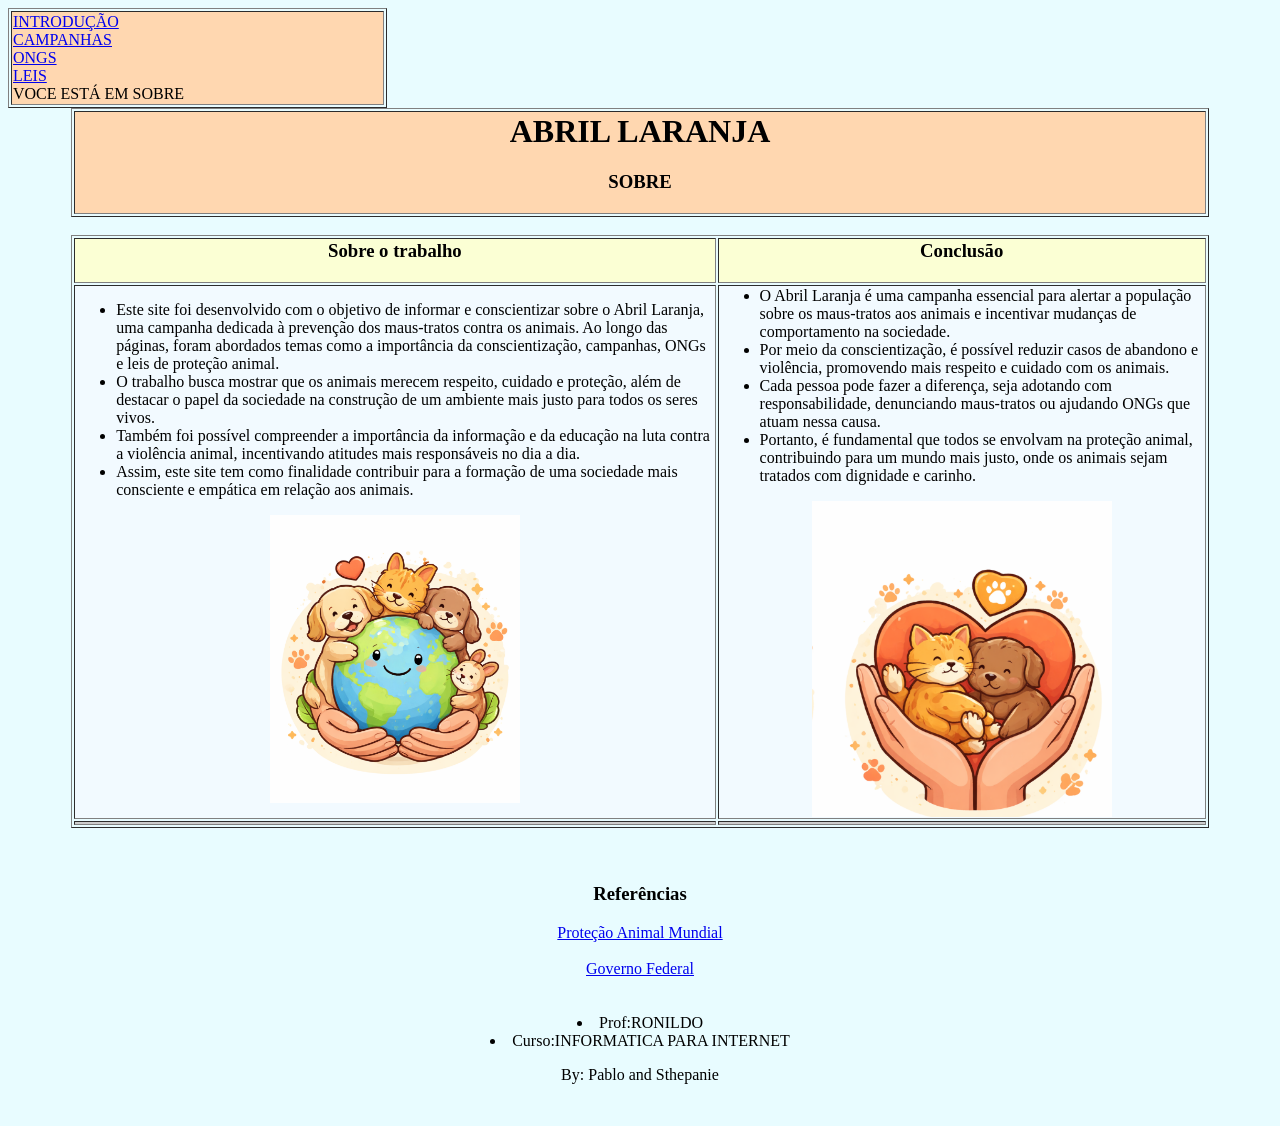
<file: INTERFACES-WEB/1º bimestre/abrillaranja/sobre.html.html>
<html lang="pt-br">
<head>
<meta charset="utf-8">
<title>PARTE 5</title>
</head>

<body bgcolor="#e8fcff">

<table width="30%" border="1">
<tr>
<td bgcolor="#ffd7b0">

<a href="index.html.html">INTRODUÇÃO</a><br>
<a href="campanhas.html.html">CAMPANHAS</a><br>
<a href="ongs.html.html">ONGS</a><br>
<a href="leis.html.html">LEIS</a><br>
VOCE ESTÁ EM SOBRE<br>
</td>
</tr>
</table>

<center>

<table width="90%" border="1">
<tr>
<td bgcolor="#ffd7b0" align="center">
<h1> ABRIL LARANJA </h1>
<h3>SOBRE</h3>
</td>
</tr>
</table>

<br>

<table width="90%" border="1">

<tr bgcolor="#f2faff">

<td align="center" bgcolor="#fbffd4"> 
<h3>Sobre o trabalho</h3>
</td>

<td bgcolor="#fbffd4">
<h3 align="center">Conclusão</h3>
</td>

</tr>

<tr>

<td bgcolor="#f2faff">
<ul>
<li>Este site foi desenvolvido com o objetivo de informar e conscientizar sobre o Abril Laranja, uma campanha dedicada à prevenção dos maus-tratos contra os animais. Ao longo das páginas, foram abordados temas como a importância da conscientização, campanhas, ONGs e leis de proteção animal.</li>

<li>O trabalho busca mostrar que os animais merecem respeito, cuidado e proteção, além de destacar o papel da sociedade na construção de um ambiente mais justo para todos os seres vivos.</li>

<li>Também foi possível compreender a importância da informação e da educação na luta contra a violência animal, incentivando atitudes mais responsáveis no dia a dia.</li>

<li>Assim, este site tem como finalidade contribuir para a formação de uma sociedade mais consciente e empática em relação aos animais.</li>
</ul>

<center>
<img src="sobre1.png" width="250">
</center>

</td>

<td bgcolor="#f2faff">
<ul>

<li>O Abril Laranja é uma campanha essencial para alertar a população sobre os maus-tratos aos animais e incentivar mudanças de comportamento na sociedade.</li>

<li>Por meio da conscientização, é possível reduzir casos de abandono e violência, promovendo mais respeito e cuidado com os animais.</li>

<li>Cada pessoa pode fazer a diferença, seja adotando com responsabilidade, denunciando maus-tratos ou ajudando ONGs que atuam nessa causa.</li>

<li>Portanto, é fundamental que todos se envolvam na proteção animal, contribuindo para um mundo mais justo, onde os animais sejam tratados com dignidade e carinho.</li>

</ul>

<center>
<img src="sobre2.png" width="300">
</center>

</td>

</tr>

<tr bgcolor="#cccccc">
<td align="center">
</td>
<td>
</td>
</tr>

</table>

</center>

<br><br>

<h3 align="center">Referências</h3>

<center>
<a href="https://www.worldanimalprotection.org.br" target="_blank">
Proteção Animal Mundial
</a>
<br><br>

<a href="https://www.gov.br" target="_blank">
Governo Federal
</a>
</center>

<br><br>

<center>

<li>Prof:RONILDO</li>
<li>Curso:INFORMATICA PARA INTERNET </li>
<p>By: Pablo and Sthepanie</p> <br>

</center>

</body>
</html>
</file>
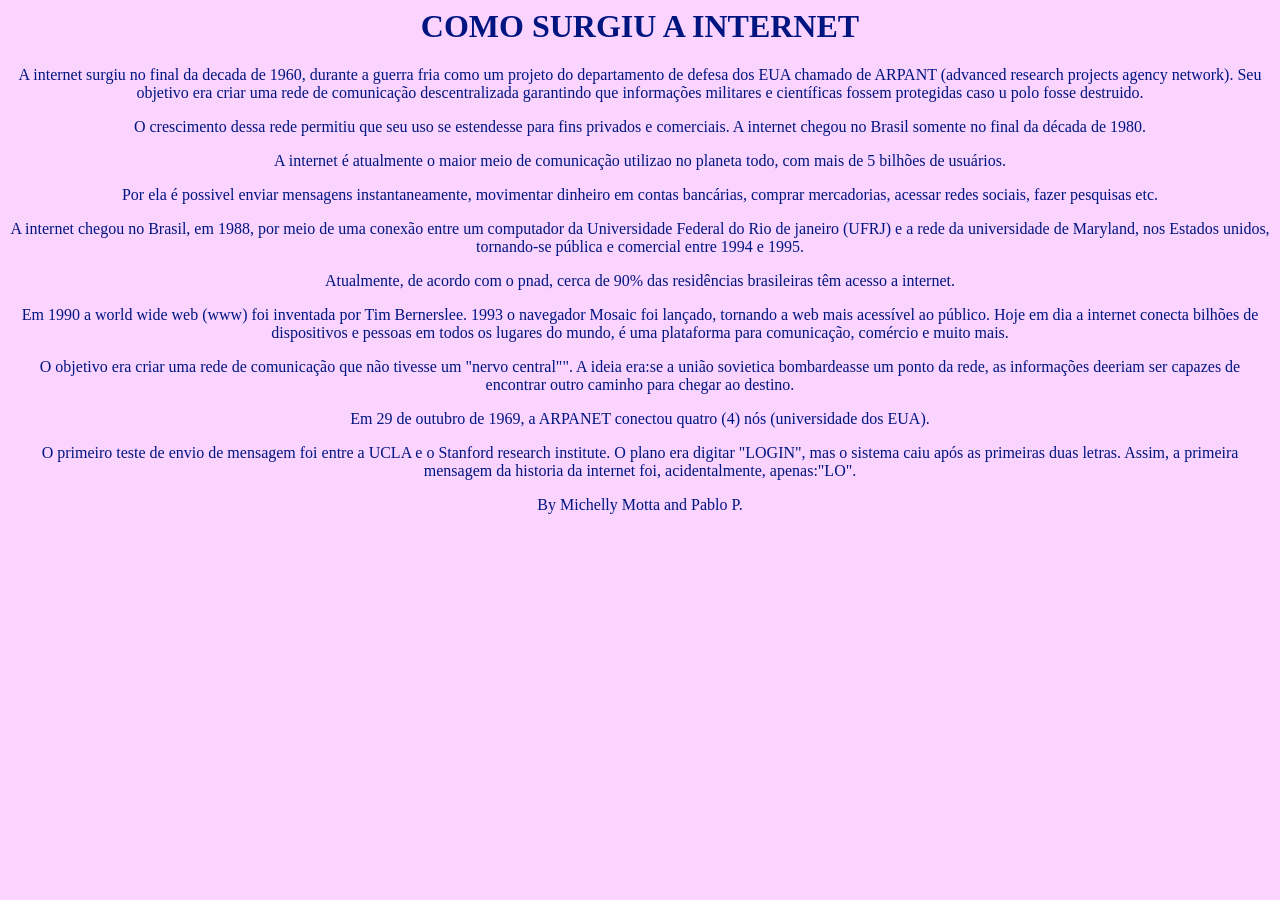
<file: INTERFACES-WEB/1º bimestre/como_a_internet_foi_criada/site copy.html>
<html lang="pt-br">
<meta char set="utf-8">
<head><title>COMO COMEÇOU A INTERNET</title></head>
<body   background=f:\como_a_internet_foi_criada\https://www.portnet.com.br/wp-content/uploads/2017/11/134477-conhecas-as-x-melhores-areas-de-ti.jpg text="#001580" bgcolor="#FAD4FF" align="center">
<h1 aling=center text="#001580">COMO SURGIU A INTERNET</h1>
<p>A internet surgiu no final da decada de 1960, durante a guerra fria como um projeto do departamento de defesa dos EUA
chamado de ARPANT (advanced research projects agency network). Seu objetivo era criar uma rede de comunicação descentralizada 
garantindo que informações militares e científicas fossem protegidas caso u polo fosse destruido. 

<p> O crescimento dessa rede 
permitiu que seu uso se estendesse para fins privados e comerciais. A internet chegou no Brasil somente no final da década de 1980.
 <p></p>  A internet é atualmente o maior meio de comunicação utilizao no planeta todo, com mais de 5 bilhões de usuários.</p>
   
   <p></p>Por ela é possivel enviar mensagens instantaneamente, movimentar dinheiro em contas bancárias, comprar mercadorias, acessar redes sociais, fazer pesquisas etc.
  <p></p> A internet chegou no Brasil, em 1988, por meio de uma conexão entre um computador da Universidade Federal do Rio de janeiro (UFRJ)
e a rede da universidade de Maryland, nos Estados unidos, tornando-se pública e comercial entre 1994 e 1995.


   <p></p>Atualmente, de acordo com o pnad, cerca de 90% das residências brasileiras têm acesso a internet.
  <p></p> Em 1990 a world wide web (www) foi inventada por Tim Bernerslee. 1993 o navegador Mosaic foi lançado, tornando 
a web mais acessível ao público. Hoje em dia a internet conecta bilhões de dispositivos e pessoas
em todos os lugares do mundo, é uma plataforma para comunicação, comércio e muito mais.

    <p></p>O objetivo era criar uma rede de comunicação que não tivesse um "nervo central"". A ideia era:se a 
    união sovietica bombardeasse um ponto da rede, as informações deeriam ser capazes de encontrar outro caminho
    para chegar ao destino.

    <p></p>Em 29 de outubro de 1969, a ARPANET conectou quatro (4) nós (universidade dos EUA).

     <p></p>O primeiro teste de envio de mensagem foi entre a UCLA e o Stanford research institute. O plano
     era digitar "LOGIN", mas o sistema caiu após as primeiras duas letras. Assim, a primeira mensagem da historia
     da internet foi, acidentalmente, apenas:"LO".

<footer><center>
<p>By Michelly Motta and Pablo P. </p>
</body>
</html>
</file>
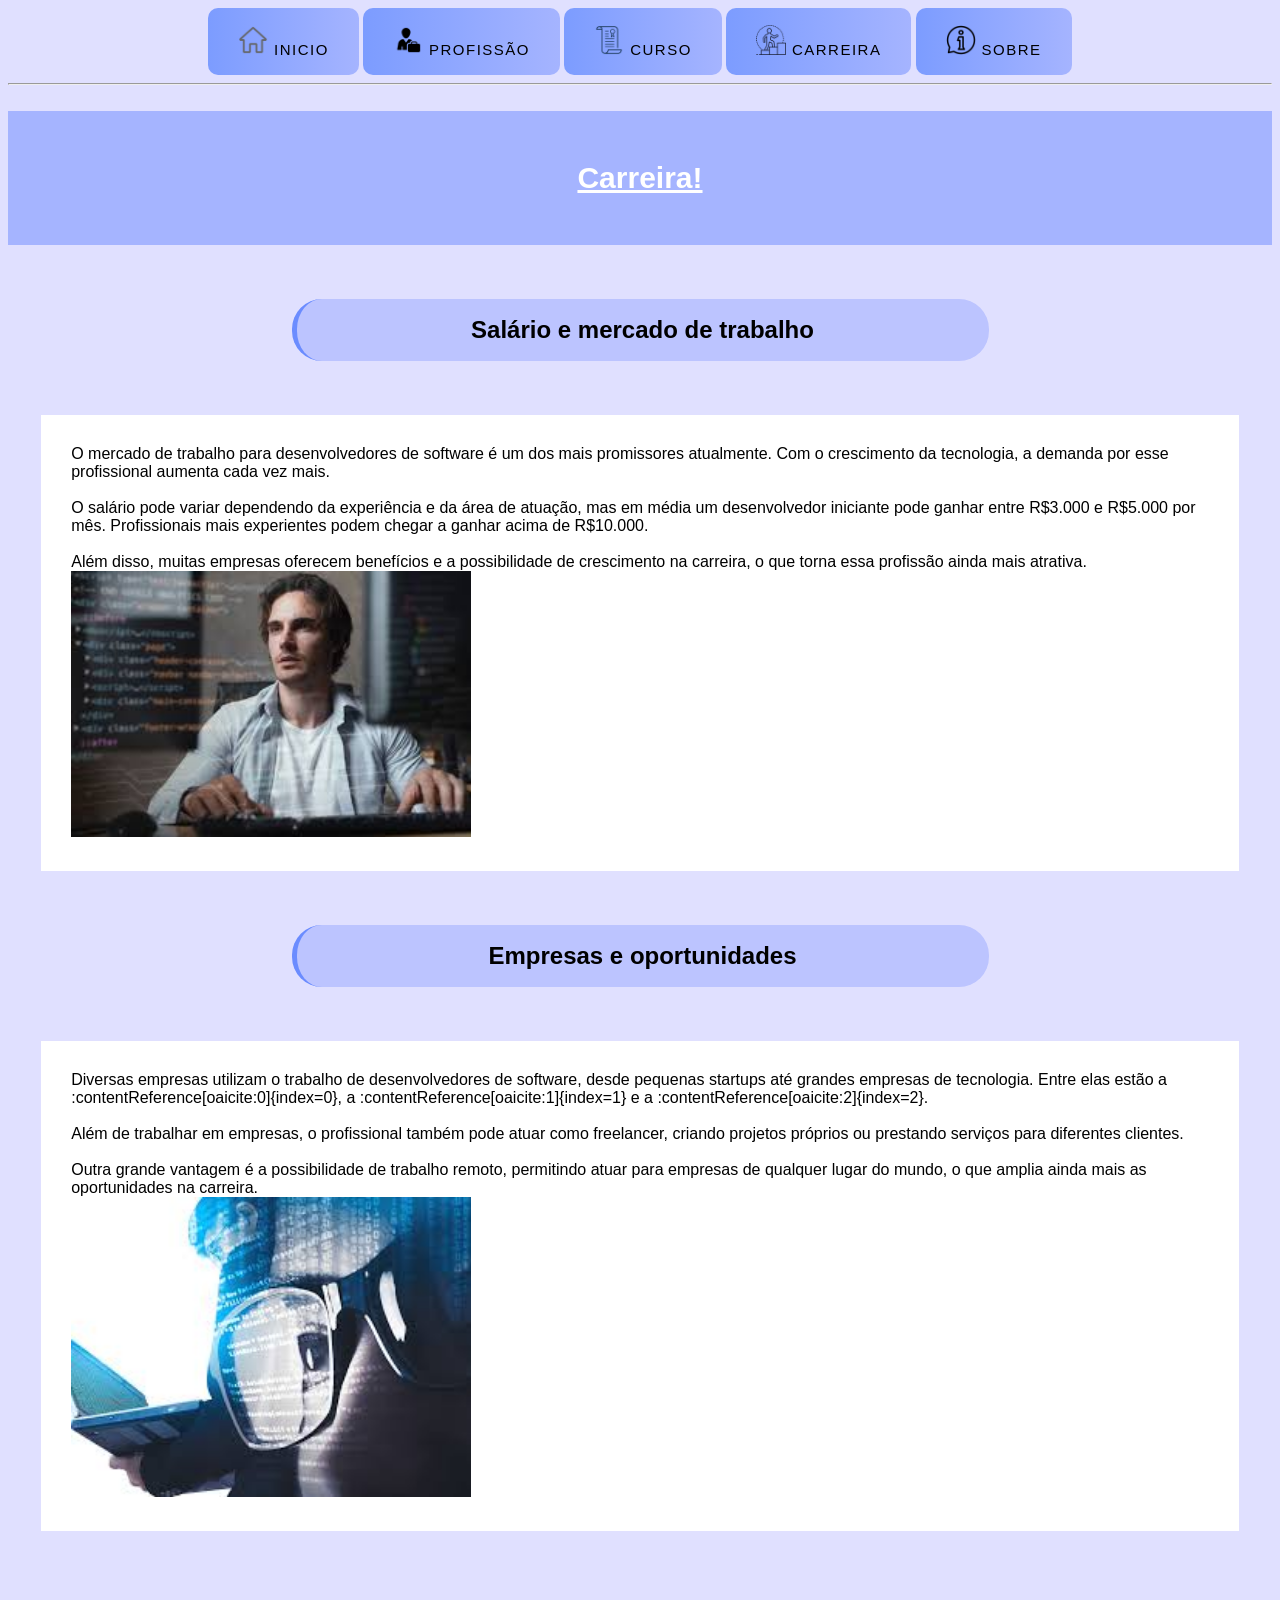
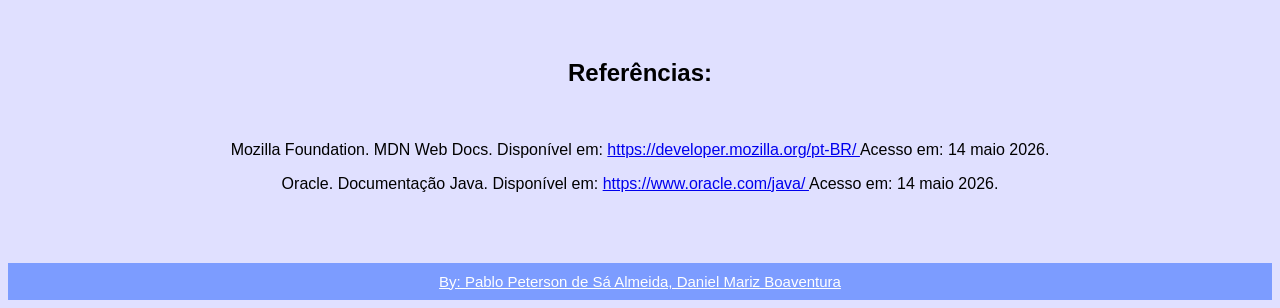
<file: INTERFACES-WEB/2º bimestre/desenvolvedor-software/carreira.html>
<!DOCTYPE html>
<html lang="pt-br">
<head>

    <meta charset="UTF-8">
    <link rel="stylesheet" href="style.css">
    
    <title>Carreira</title>
</head>
<body>
    
    <center>
        <button class="button1" onclick="window.location.href='index.html'">
             <img src="icone-inicial-plano.png" width="30" height="30">
            INICIO
        </button>

        <button class="button1" onclick="window.location.href='profissao.html'">
            <img src="profissao.png" width="30" height="30">
            PROFISSÃO
        </button>

        <button class="button1" onclick="window.location.href='curso.html'">
            <img src="curso.png" width="30" height="30">
            CURSO
        </button>

        <button class="button1" onclick="window.location.href='carreira.html'">
            <img src="carreira.png" width="30" height="30">
            CARREIRA
        </button>

        <button class="button1" onclick="window.location.href='sobre.html'">
            <img src="sobri.png" width="30" height="30">
            SOBRE
        </button>
    </center>

<hr>
<br>

<h1 class="tituloprincipal">Carreira!</h1>

<br><br><br>

<h2 class="titulo1" style="text-align: center;">Salário e mercado de trabalho</h2>

<br><br><br>

<p class="p1">
O mercado de trabalho para desenvolvedores de software é um dos mais promissores atualmente.
Com o crescimento da tecnologia, a demanda por esse profissional aumenta cada vez mais.
<br><br>
O salário pode variar dependendo da experiência e da área de atuação,
mas em média um desenvolvedor iniciante pode ganhar entre R$3.000 e R$5.000 por mês.
Profissionais mais experientes podem chegar a ganhar acima de R$10.000.
<br><br>
Além disso, muitas empresas oferecem benefícios e a possibilidade de crescimento na carreira,
o que torna essa profissão ainda mais atrativa.
<br>
<img src="carreira1.jpg" width="400">
</p>

<br><br><br>

<h2 class="titulo1" style="text-align: center;">Empresas e oportunidades</h2>

<br><br><br>

<p class="p1">
Diversas empresas utilizam o trabalho de desenvolvedores de software,
desde pequenas startups até grandes empresas de tecnologia.
Entre elas estão a :contentReference[oaicite:0]{index=0},
a :contentReference[oaicite:1]{index=1}
e a :contentReference[oaicite:2]{index=2}.
<br><br>
Além de trabalhar em empresas, o profissional também pode atuar como freelancer,
criando projetos próprios ou prestando serviços para diferentes clientes.
<br><br>
Outra grande vantagem é a possibilidade de trabalho remoto,
permitindo atuar para empresas de qualquer lugar do mundo,
o que amplia ainda mais as oportunidades na carreira.
<br>
<img src="carreira2.jpg" width="400">
</p>

<br><br><br>

<br><br><br>
<center>
<h2>Referências:</h2>

<br>

<p>
Mozilla Foundation. MDN Web Docs. Disponível em:
<a href="https://developer.mozilla.org/pt-BR/" target="_blank">
https://developer.mozilla.org/pt-BR/
</a>
Acesso em: 14 maio 2026.
</p>

<p>
Oracle. Documentação Java. Disponível em:
<a href="https://www.oracle.com/java/" target="_blank">
https://www.oracle.com/java/
</a>
Acesso em: 14 maio 2026.
</p>
</center>
<br><br><br>

<p class="by">By: Pablo Peterson de Sá Almeida, Daniel Mariz Boaventura</p>

</body>
</html>
</file>
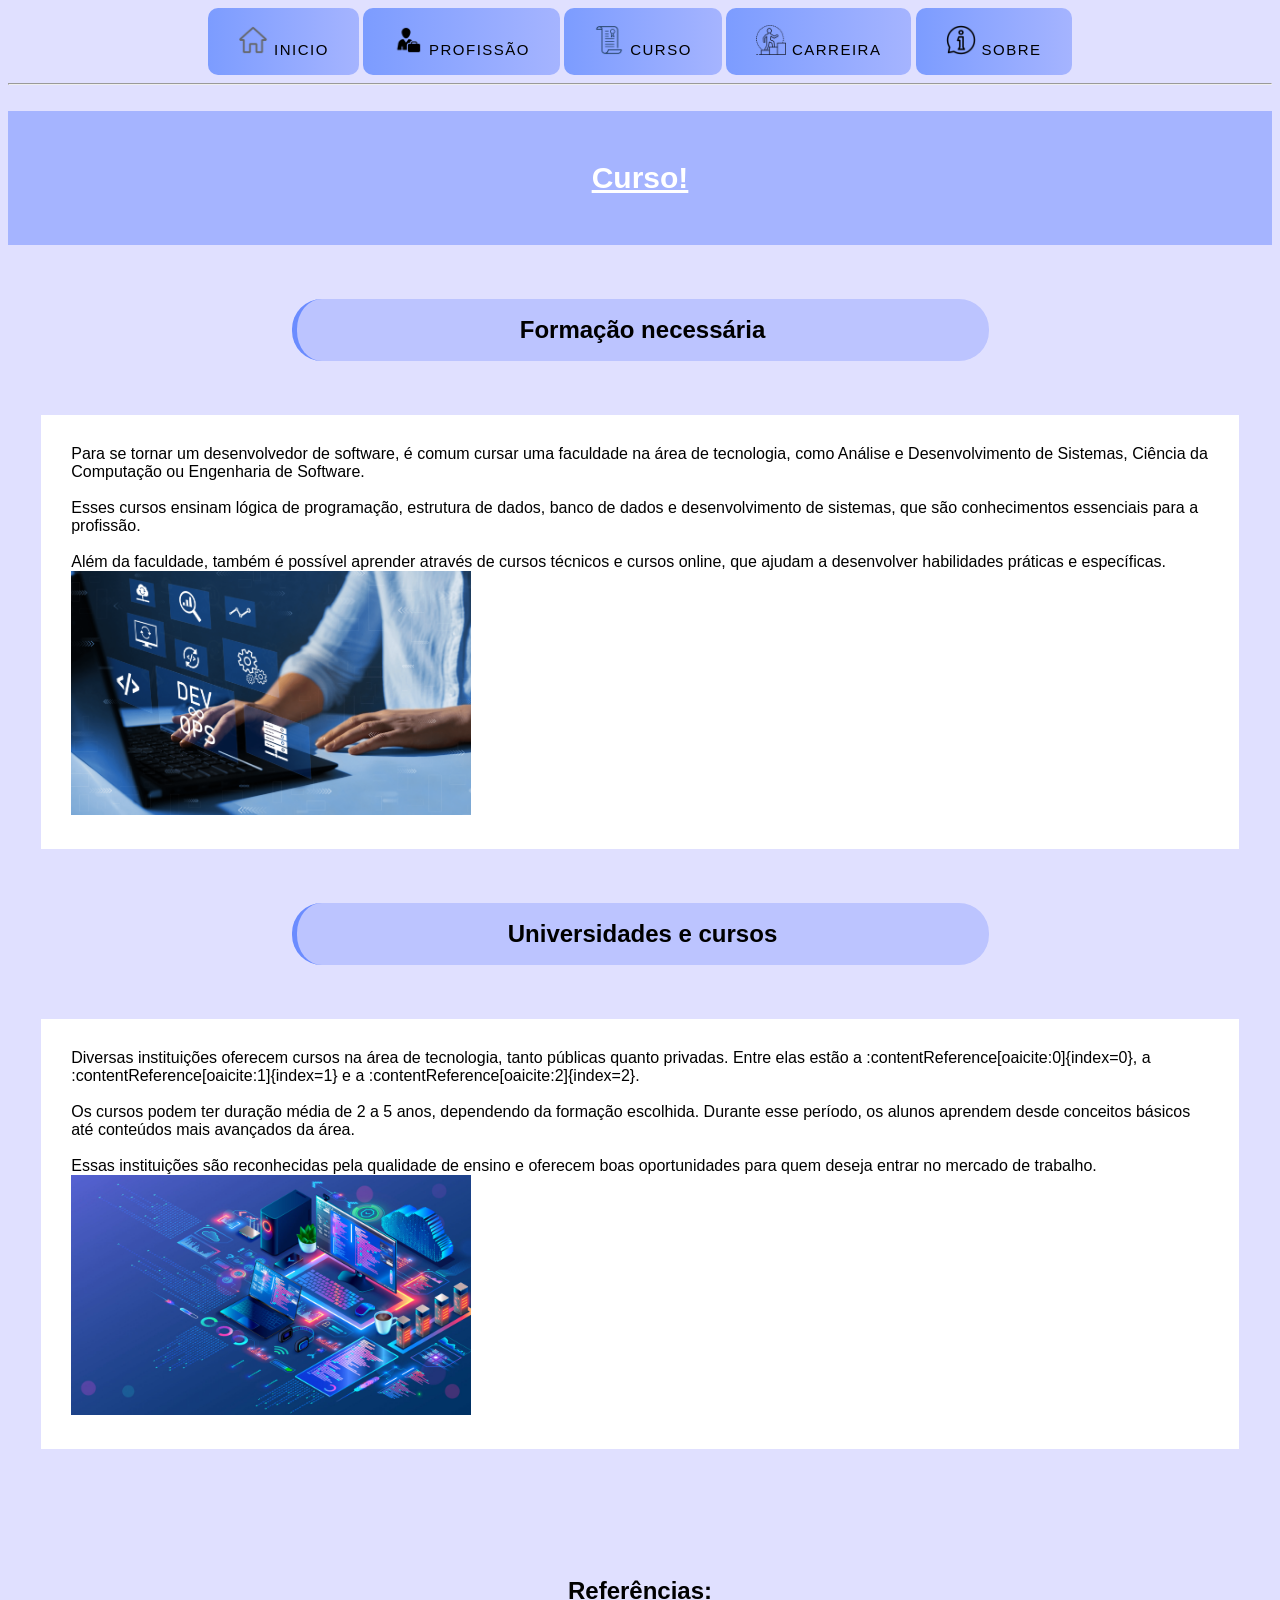
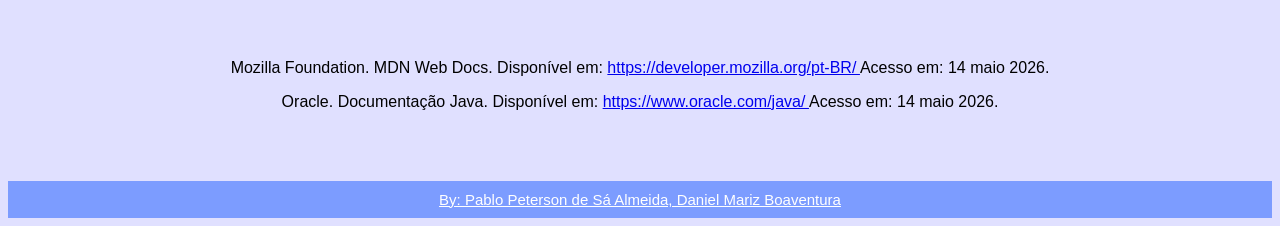
<file: INTERFACES-WEB/2º bimestre/desenvolvedor-software/curso.html>
<!DOCTYPE html>
<html lang="pt-br">
<head>

    <meta charset="UTF-8">
    <link rel="stylesheet" href="style.css">
    
    <title>Curso</title>
</head>
<body>
    
    <center>
        <button class="button1" onclick="window.location.href='index.html'">
             <img src="icone-inicial-plano.png" width="30" height="30">
            INICIO
        </button>

        <button class="button1" onclick="window.location.href='profissao.html'">
            <img src="profissao.png" width="30" height="30">
            PROFISSÃO
        </button>

        <button class="button1" onclick="window.location.href='curso.html'">
            <img src="curso.png" width="30" height="30">
            CURSO
        </button>

        <button class="button1" onclick="window.location.href='carreira.html'">
            <img src="carreira.png" width="30" height="30">
            CARREIRA
        </button>

        <button class="button1" onclick="window.location.href='sobre.html'">
            <img src="sobri.png" width="30" height="30">
            SOBRE
        </button>
    </center>

<hr>
<br>

<h1 class="tituloprincipal">Curso!</h1>

<br><br><br>

<h2 class="titulo1" style="text-align: center;">Formação necessária</h2>

<br><br><br>

<p class="p1">
Para se tornar um desenvolvedor de software, é comum cursar uma faculdade na área de tecnologia,
como Análise e Desenvolvimento de Sistemas, Ciência da Computação ou Engenharia de Software.
<br><br>
Esses cursos ensinam lógica de programação, estrutura de dados, banco de dados e desenvolvimento de sistemas,
que são conhecimentos essenciais para a profissão.
<br><br>
Além da faculdade, também é possível aprender através de cursos técnicos e cursos online,
que ajudam a desenvolver habilidades práticas e específicas.
<br>
<img src="curso1.png" width="400">
</p>

<br><br><br>

<h2 class="titulo1" style="text-align: center;">Universidades e cursos</h2>

<br><br><br>

<p class="p1">
Diversas instituições oferecem cursos na área de tecnologia, tanto públicas quanto privadas.
Entre elas estão a :contentReference[oaicite:0]{index=0},
a :contentReference[oaicite:1]{index=1}
e a :contentReference[oaicite:2]{index=2}.
<br><br>
Os cursos podem ter duração média de 2 a 5 anos, dependendo da formação escolhida.
Durante esse período, os alunos aprendem desde conceitos básicos até conteúdos mais avançados da área.
<br><br>
Essas instituições são reconhecidas pela qualidade de ensino e oferecem boas oportunidades para quem deseja entrar no mercado de trabalho.
<br>
<img src="curso2.jpg" width="400">
</p>

<br><br><br>


<br><br><br>
<center>
<h2>Referências:</h2>

<br>

<p>
Mozilla Foundation. MDN Web Docs. Disponível em:
<a href="https://developer.mozilla.org/pt-BR/" target="_blank">
https://developer.mozilla.org/pt-BR/
</a>
Acesso em: 14 maio 2026.
</p>

<p>
Oracle. Documentação Java. Disponível em:
<a href="https://www.oracle.com/java/" target="_blank">
https://www.oracle.com/java/
</a>
Acesso em: 14 maio 2026.
</p>
</center>
<br><br><br>

<p class="by">By: Pablo Peterson de Sá Almeida, Daniel Mariz Boaventura</p>

</body>
</html>
</file>
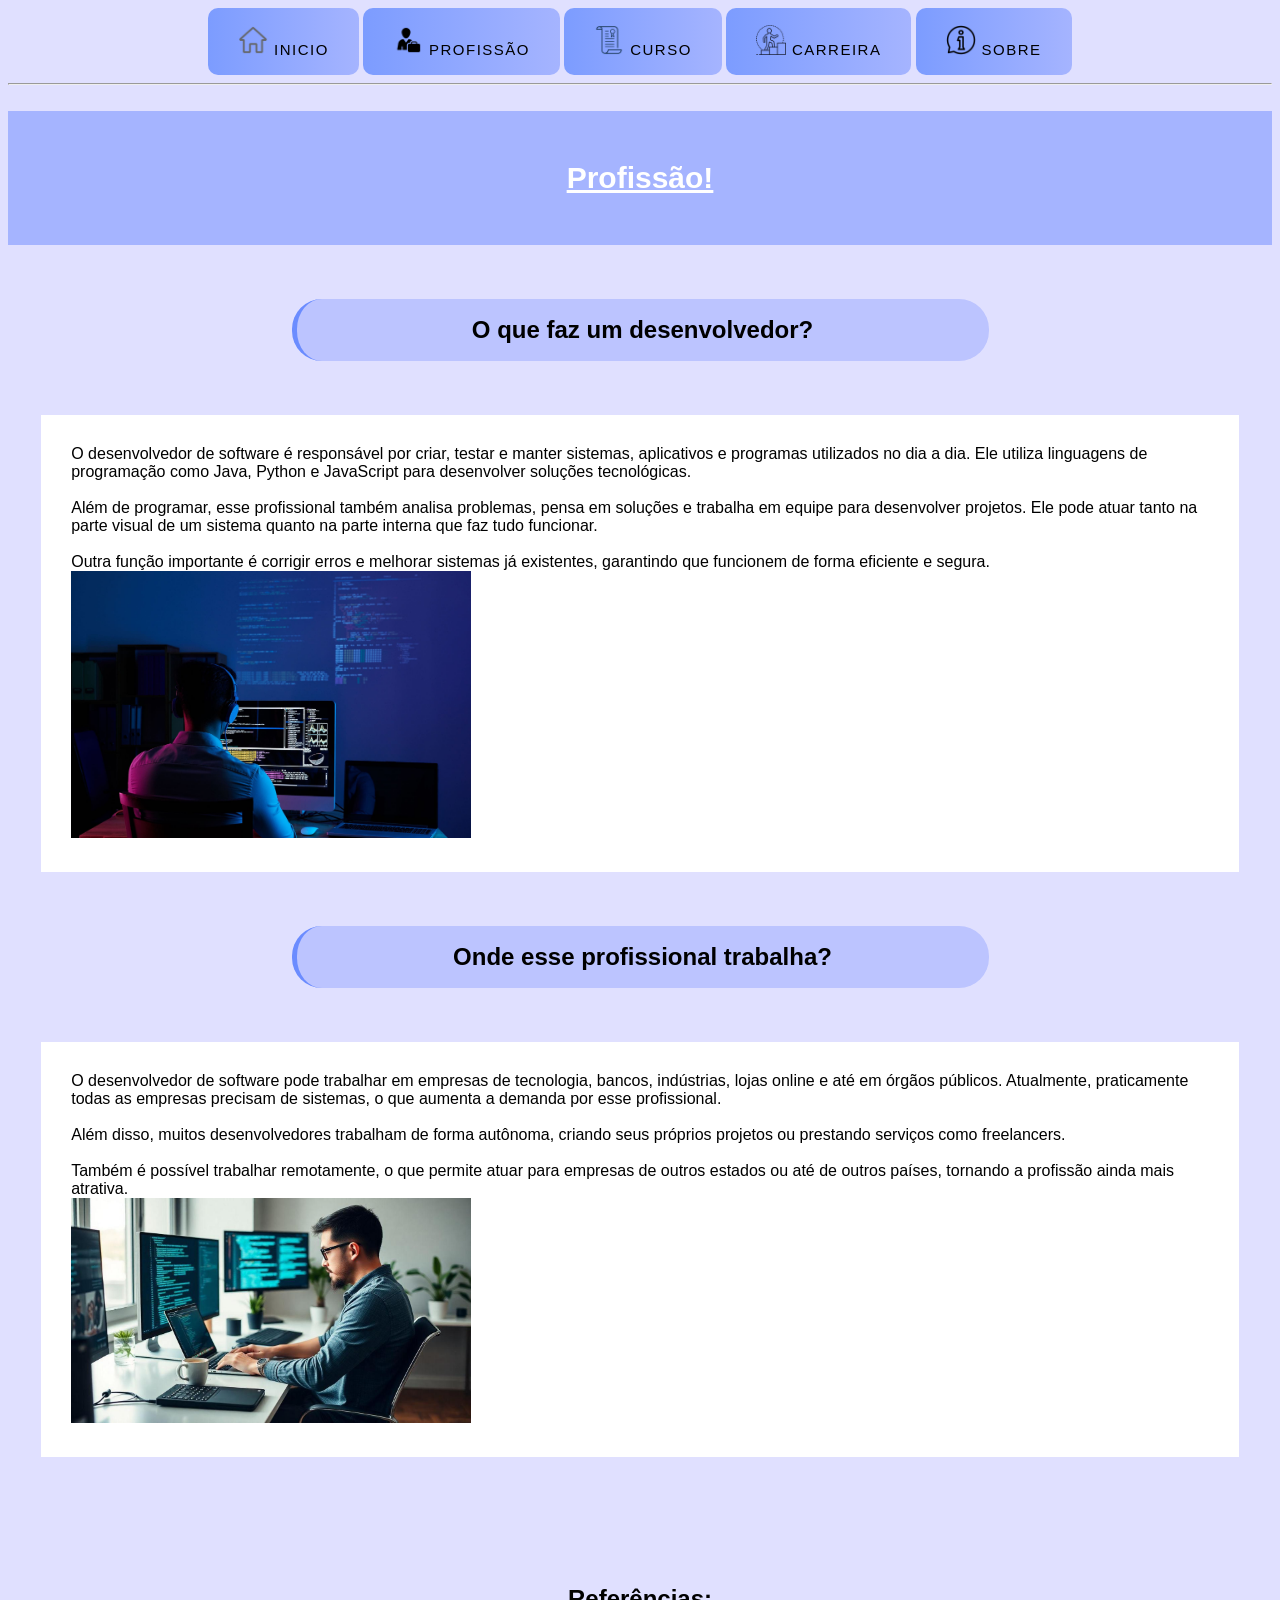
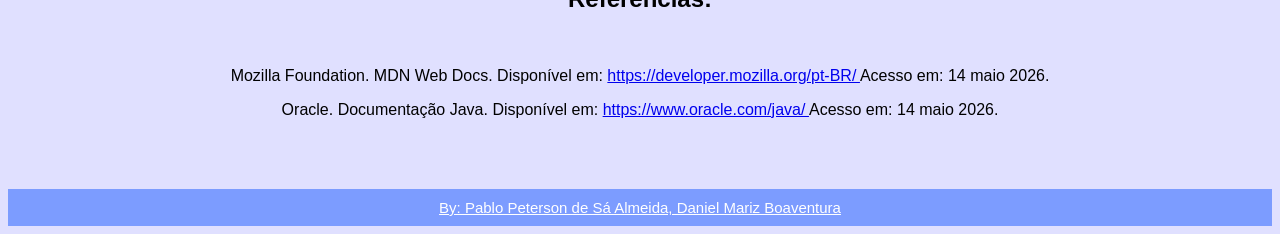
<file: INTERFACES-WEB/2º bimestre/desenvolvedor-software/profissao.html>
<!DOCTYPE html>
<html lang="pt-br">
<head>

    <meta charset="UTF-8">
    <link rel="stylesheet" href="style.css">
    
    <title>Profissão</title>
</head>
<body>
    
    <center>
        <button class="button1" onclick="window.location.href='index.html'">
             <img src="icone-inicial-plano.png" width="30" height="30">
            INICIO
        </button>

        <button class="button1" onclick="window.location.href='profissao.html'">
            <img src="profissao.png" width="30" height="30">
            PROFISSÃO
        </button>

        <button class="button1" onclick="window.location.href='curso.html'">
            <img src="curso.png" width="30" height="30">
            CURSO
        </button>

        <button class="button1" onclick="window.location.href='carreira.html'">
            <img src="carreira.png" width="30" height="30">
            CARREIRA
        </button>

        <button class="button1" onclick="window.location.href='sobre.html'">
            <img src="sobri.png" width="30" height="30">
            SOBRE
        </button>
    </center>

<hr>
<br>

<h1 class="tituloprincipal">Profissão!</h1>

<br><br><br>

<h2 class="titulo1" style="text-align: center;">O que faz um desenvolvedor?</h2>

<br><br><br>

<p class="p1">
O desenvolvedor de software é responsável por criar, testar e manter sistemas, aplicativos e programas utilizados no dia a dia.
Ele utiliza linguagens de programação como Java, Python e JavaScript para desenvolver soluções tecnológicas.
<br><br>
Além de programar, esse profissional também analisa problemas, pensa em soluções e trabalha em equipe para desenvolver projetos.
Ele pode atuar tanto na parte visual de um sistema quanto na parte interna que faz tudo funcionar.
<br><br>
Outra função importante é corrigir erros e melhorar sistemas já existentes,
garantindo que funcionem de forma eficiente e segura.
<br>
    <img src="profissao2.jpg" width="400">
</p>

<br><br><br>

<h2 class="titulo1" style="text-align: center;">Onde esse profissional trabalha?</h2>

<br><br><br>

<p class="p1">
O desenvolvedor de software pode trabalhar em empresas de tecnologia, bancos, indústrias,
lojas online e até em órgãos públicos.
Atualmente, praticamente todas as empresas precisam de sistemas, o que aumenta a demanda por esse profissional.
<br><br>
Além disso, muitos desenvolvedores trabalham de forma autônoma,
criando seus próprios projetos ou prestando serviços como freelancers.
<br><br>
Também é possível trabalhar remotamente, o que permite atuar para empresas de outros estados ou até de outros países,
tornando a profissão ainda mais atrativa.
<br>
    <img src="profissao1.jpg" width="400">
</p>

<br><br><br>



<br><br><br>
<center>
<h2>Referências:</h2>

<br>

<p>
Mozilla Foundation. MDN Web Docs. Disponível em:
<a href="https://developer.mozilla.org/pt-BR/" target="_blank">
https://developer.mozilla.org/pt-BR/
</a>
Acesso em: 14 maio 2026.
</p>

<p>
Oracle. Documentação Java. Disponível em:
<a href="https://www.oracle.com/java/" target="_blank">
    https://www.oracle.com/java/
</a>
Acesso em: 14 maio 2026.
</p>
</center>
<br><br><br>

<p class="by">By: Pablo Peterson de Sá Almeida, Daniel Mariz Boaventura</p>

</body>
</html>
</file>
<file: INTERFACES-WEB/2º bimestre/desenvolvedor-software/style.css>
body {
  border-radius: 0px;
  font-family: Arial, Helvetica, sans-serif;
   background-color: #e0e0ff;}

button {
  transition: 0.5s;
}

button.button1 {
  color: #000000;
padding: 17px 30px;
 border-radius: 10px;
  cursor: pointer;
border: 0;
  background: linear-gradient(90deg, #7c9cff 0%, #a5b4ff 100%);
letter-spacing: 1.5px;
  font-size: 15px;
  text-align: center;
}

button.button1:hover {
   transform: scale(1.05);
  background: #6b8cff;
  color: #ffffff;
}

h1 {
  transition: 0.5s;
}

h1.tituloprincipal {
  text-decoration: underline;
  color: #ffffff;
  padding: 50px 10px;
  background-color: #a5b4ff;
font-size: 30px;
  text-align: center;
  margin: auto;
}

h1.tituloprincipal:hover {
  transform: scale(1.01);
}

h2.titulo1 {
  border-left: 5px solid #6b8cff;
  padding-left: 15px;
  border-radius: 30px;
 margin: auto;
  background-color: #bcc4ff;
  width: 50%;
 padding: 17px 30px;
transition: 0.5s;
}

h2.titulo1:hover {
  transform: scale(1.01);
}

p {
  transition: 0.5s;
}

p.p1 {
  margin: auto;
  background-color: #ffffff;
  width: 90%;
  padding: 30px 30px;
  transition: 1s;
}

p.p1:hover {
  transform: scale(1.01);
}

p.by {
  text-decoration: underline;
  color: #ffffff;
  padding: 10px;
  background-color: #7c9cff;
  font-size: 15px;
  text-align: center;
  margin: auto;
}

p.by:hover {
  transform: scale(1.01);
}
</file>
<file: INTERFACES-WEB/3-bimestre/computacao-quantica/style.css>
body {
    background-color: #ebebeb !important;

h1 {
    

}
p {
  transition: 0.5s;
}

p.p1 {
  margin: auto;
  background-color: #ffffff;
  width: 90%;
  padding: 30px 30px;
  transition: 1s;
}

p.p1:hover {
  transform: scale(1.01);
}

p.by {
  text-decoration: underline;
  color: #ffffff;
  padding: 10px;
  background-color: #aadafd;
  font-size: 15px;
  text-align: center;
  margin: auto;
}

p.by:hover {
  transform: scale(1.01);
}

.mini-card {
    transition: 0.5s;
}

.mini-card:hover {
    transform: scale(1.05);
}

h1.tituloprincipal {
    color: #000000;
    background-color: #f1b8ff;
    text-align: center;
    padding: 25px;
    width: 80%;
    margin: 30px auto;
    border-radius: 25px;
}

h2.titulo1 {

  color: #000000;
  background-color: hsl(247, 90%, 88%);
  text-align: center;
  padding: 25px;
  width: 20%;
  margin: 30px auto;
  border-radius: 25px;
}

}
</file>
<file: INTERFACES-WEB/4-bimestre/verbena/style.css>
body {
    margin: 0;
    font-family: Arial, sans-serif;
    color: #333;
    background-color: #fff5f8;
}

.navbar {
    background-color: #e8a0bf;
    position: relative;
    z-index: 10;
    padding: 10px 0;
}

.navbar .navbar-brand,
.navbar .nav-link {
    color: white;
}

.navbar .nav-link,
.botao-inicio,
.botao-banner-comprar,
.flor-card,
.flor-card img,
.produto-rosa,
.produto-rosa img,
.botao-comprar-rosa {
    transition: 0.3s;
}

.navbar .nav-link:hover {
    color: #6d304b;
}

.navbar .navbar-toggler {
    border-color: white;
}

.navbar .navbar-toggler-icon {
    filter: brightness(0) invert(1);
}

.logo-navbar {
    width: 70px;
    height: 70px;
    object-fit: contain;
    margin-right: 10px;
}

.inicio {
    min-height: 420px;
    background: linear-gradient(to right, rgba(0,0,0,.65), rgba(0,0,0,.1)), url("imagens/flores.png") center / cover no-repeat;
    display: flex;
    align-items: center;
    color: white;
    padding: 60px 6%;
}

.conteudo-inicio {
    padding: 20px 0;
}

.conteudo-inicio h1 {
    font-size: 42px;
    font-weight: bold;
    max-width: 750px;
    margin-bottom: 20px;
}

.conteudo-inicio p {
    font-size: 18px;
    max-width: 500px;
    margin: 20px 0 25px;
    line-height: 1.6;
}

.botao-inicio {
    display: inline-block;
    background-color: white;
    color: #333;
    padding: 12px 22px;
    border-radius: 8px;
    text-decoration: none;
    font-weight: bold;
}

.botao-inicio:hover {
    background-color: #e8a0bf;
    color: white;
}

.categorias {
    display: flex;
    justify-content: space-around;
    align-items: stretch;
    gap: 10px;
    padding: 20px 15px;
    background-color: white;
    flex-wrap: wrap;
}

.categoria {
    display: flex;
    flex-direction: column;
    align-items: center;
    justify-content: flex-start;
    width: 140px;
    min-height: 110px;
    padding: 10px 5px;
    color: #333;
    text-decoration: none;
    text-align: center;
    border-radius: 10px;
    transition: 0.3s;
}

.categoria img {
    width: 65px;
    height: 65px;
    object-fit: contain;
    margin-bottom: 8px;
}

.categoria span {
    font-size: 15px;
}

.categoria:hover {
    background-color: #fff0f6;
    color: #c45b88;
    transform: translateY(-3px);
}

.sobre {
    background-color: #f4cddd;
    padding: 50px 8%;
    text-align: center;
}

.sobre h2 {
    color: #c45b88;
    font-size: 30px;
    font-weight: bold;
    margin-bottom: 20px;
}

.sobre p {
    max-width: 750px;
    margin: 0 auto;
    font-size: 17px;
    line-height: 1.8;
}

footer {
    background-color: #e8a0bf;
    color: white;
    padding: 25px 10px;
    text-align: center;
}

footer p {
    margin: 0;
}

.perguntas {
    background-color: #fff5f8;
    padding: 45px 8%;
}

.perguntas h2 {
    color: #c45b88;
    text-align: center;
    font-weight: bold;
    margin-bottom: 25px;
}

.perguntas .accordion {
    max-width: 850px;
    margin: 0 auto;
}

.perguntas .accordion-item,
.acordeao-flores .accordion-item {
    border: 1px solid #f0c4d5;
    margin-bottom: 10px;
    border-radius: 8px;
    overflow: hidden;
}

.perguntas .accordion-button,
.acordeao-flores .accordion-button {
    font-weight: bold;
    color: #63364a;
    background-color: white;
}

.perguntas .accordion-button:not(.collapsed),
.acordeao-flores .accordion-button:not(.collapsed) {
    background-color: #f8dce8;
    color: #8d3d61;
    box-shadow: none;
}

.perguntas .accordion-button:focus,
.acordeao-flores .accordion-button:focus {
    box-shadow: 0 0 0 0.2rem rgba(232,160,191,.3);
}

.perguntas .accordion-body,
.acordeao-flores .accordion-body {
    background-color: white;
    color: #444;
    line-height: 1.6;
}

.acordeao-flores .accordion-button {
    font-size: 15px;
}

.acordeao-flores .accordion-body {
    font-size: 14px;
}

.titulo-comprar {
    color: #c45b88;
    background-color: white;
    text-align: right;
    font-size: 28px;
    font-weight: bold;
    padding: 10px 15px;
    margin: 20px 22px 30px auto;
    width: fit-content;
    border-radius: 6px;
}

.banner-comprar {
    min-height: 460px;
    background: linear-gradient(to left, rgba(35,15,40,.82), rgba(35,15,40,.05)), url("imagens/fundotitulo.png") center / cover no-repeat;
    display: flex;
    align-items: center;
    justify-content: flex-end;
    padding: 60px 8%;
    color: white;
}

.conteudo-banner-comprar {
    max-width: 520px;
    text-align: right;
}

.conteudo-banner-comprar h1 {
    font-size: 46px;
    font-weight: bold;
    line-height: 1.15;
    margin-bottom: 20px;
}

.conteudo-banner-comprar p {
    font-size: 17px;
    line-height: 1.7;
    margin-bottom: 28px;
}

.botao-banner-comprar {
    display: inline-block;
    background-color: white;
    color: #222;
    padding: 14px 28px;
    border: 2px solid white;
    border-radius: 10px;
    text-decoration: none;
    font-size: 18px;
    font-weight: bold;
}

.botao-banner-comprar:hover {
    background-color: #f1e2f3;
    border-color: #f1e2f3;
    color: #222;
}

.secao-compras {
    background-color: white;
    padding: 30px 0;
}

.cabecalho-compras {
    text-align: center;
    padding: 20px 15px 30px;
    background-color: white;
}

.cabecalho-compras h2 {
    color: #7b3f83;
    font-size: 32px;
    font-weight: bold;
    margin: 0;
}

.lista-flores {
    display: grid;
    grid-template-columns: repeat(3, minmax(0, 1fr));
    gap: 22px;
    padding: 25px;
    background: url("imagens/fundocomprar.png") center / cover no-repeat;
    border-radius: 15px;
    margin: 0 22px 30px;
}

.flor-item {
    min-width: 0;
}

.flor-card {
    display: block;
    overflow: hidden;
    background-color: white;
    border-radius: 12px;
    box-shadow: 0 5px 15px rgba(0,0,0,.08);
    text-decoration: none;
    color: #292929;
    position: relative;
    z-index: 1;
}

.flor-card:hover {
    transform: translateY(-4px);
    background-color: #fce0eb;
    color: #d63384;
    box-shadow: 0 6px 16px rgba(232,160,191,.3);
}

.flor-card img {
    display: block;
    width: 100%;
    height: 240px;
    object-fit: contain;
    background-color: white;
}

.flor-card:hover img,
.produto-rosa:hover img {
    background-color: #fce0eb;
}

.flor-card h2 {
    font-size: 16px;
    font-weight: normal;
    margin: 0;
    padding: 16px;
}

.acordeao-flores {
    margin-top: 12px;
    position: relative;
    z-index: 1;
}

.banner-florecer {
    background-color: white;
    margin: 0;
    padding: 25px 22px 40px;
    text-align: center;
}

.banner-florecer img {
    display: block;
    width: 25%;
    height: auto;
    margin: 0 auto;
    border-radius: 15px;
}

.produto-rosa {
    background-color: white;
    border-radius: 12px;
    overflow: hidden;
    box-shadow: 0 5px 15px rgba(0,0,0,.08);
    height: 100%;
}

.produto-rosa:hover {
    background-color: #fce0eb;
    transform: translateY(-4px);
    box-shadow: 0 6px 16px rgba(232,160,191,.3);
}

.produto-rosa img {
    display: block;
    width: 100%;
    height: 220px;
    object-fit: contain;
    background-color: white;
}

.detalhes-rosa {
    padding: 18px;
}

.detalhes-rosa h2 {
    font-size: 20px;
    font-weight: bold;
    margin-bottom: 12px;
}

.detalhes-rosa p {
    font-size: 15px;
    line-height: 1.5;
}

.preco-rosa {
    font-weight: bold;
    margin-top: 15px;
}

.botao-comprar-rosa {
    display: block;
    background-color: #198754;
    color: white;
    text-align: center;
    text-decoration: none;
    padding: 10px;
    border-radius: 7px;
    font-weight: bold;
}

.botao-comprar-rosa:hover {
    background-color: #146c43;
    color: white;
}

@media (max-width: 1100px) {
    .lista-flores {
        grid-template-columns: repeat(2, minmax(0, 1fr));
    }
}

@media (max-width: 700px) {
    .lista-flores {
        grid-template-columns: repeat(2, minmax(0, 1fr));
        gap: 16px;
        padding: 15px;
        margin: 0 15px 25px;
    }

    .flor-card img {
        height: 190px;
    }

    .titulo-comprar {
        font-size: 27px;
        margin-left: 15px;
    }

    .produto-rosa img {
        height: 180px;
    }

    .detalhes-rosa {
        padding: 12px;
    }

    .detalhes-rosa h2 {
        font-size: 17px;
    }

    .detalhes-rosa p {
        font-size: 14px;
    }

    .banner-comprar {
        min-height: 400px;
        padding: 40px 7%;
    }

    .conteudo-banner-comprar h1 {
        font-size: 35px;
    }

    .conteudo-banner-comprar p {
        font-size: 16px;
    }

    .cabecalho-compras h2 {
        font-size: 27px;
    }

    .banner-florecer img {
        width: 50%;
    }
}

@media (max-width: 576px) {
    .logo-navbar {
        width: 55px;
        height: 55px;
    }

    .inicio {
        min-height: 380px;
        padding: 40px 7%;
        background-position: center;
    }

    .conteudo-inicio h1 {
        font-size: 30px;
    }

    .conteudo-inicio p {
        font-size: 16px;
    }

    .titulo-banner {
        min-height: 380px;
        padding: 40px 7%;
    }

    .titulo-banner h1 {
        font-size: 30px;
    }

    .categorias {
        display: grid;
        grid-template-columns: repeat(3, minmax(0, 1fr));
        gap: 8px;
        padding: 15px 8px;
    }

    .categoria {
        width: 100%;
        min-height: 100px;
        padding: 8px 3px;
    }

    .categoria img {
        width: 50px;
        height: 50px;
    }

    .categoria span {
        font-size: 13px;
    }

    .sobre {
        padding: 35px 7%;
    }

    .sobre h2 {
        font-size: 25px;
    }

    .banner-comprar {
        min-height: 380px;
        padding: 35px 7%;
    }

    .conteudo-banner-comprar h1 {
        font-size: 30px;
    }

    .botao-banner-comprar {
        padding: 12px 20px;
        font-size: 16px;
    }
}

@media (max-width: 420px) {
    .lista-flores {
        grid-template-columns: 1fr;
    }

    .banner-florecer img {
        width: 75%;
    }
}


body > h1 {
    display: table;
    background-color: #ffb0d2;
    color: #ffffff !important;
    padding: 12px 35px;
    border-radius: 8px;
    font-size: 28px;
    font-weight: bold;
    margin: 30px auto;
    text-align: center;
}
.informacoes-sobre {
    background-image: url("imagens/fundocomprar.png");
    background-size: cover;
    background-position: center;
    background-repeat: no-repeat;
    padding-bottom: 20px;
}


/* Página de pedido confirmado */

.pedido-confirmado {
    min-height: 75vh;
    display: flex;
    justify-content: center;
    align-items: center;
    padding: 40px 20px;
    background-color: #fff5f8;
    text-align: center;
}

.conteudo-pedido {
    background-color: white;
    padding: 50px 40px;
    border-radius: 15px;
    box-shadow: 0 4px 15px rgba(0, 0, 0, 0.08);
    max-width: 550px;
    width: 100%;
}

.icone-sucesso {
    background-color: #e8a0bf;
    color: white;
    width: 75px;
    height: 75px;
    border-radius: 50%;
    display: flex;
    justify-content: center;
    align-items: center;
    font-size: 45px;
    margin: 0 auto 20px;
}

.conteudo-pedido h1 {
    color: #c45b88;
    font-size: 32px;
    margin-bottom: 20px;
}

.conteudo-pedido p {
    color: #555;
    font-size: 17px;
}

.botao-voltar {
    display: inline-block;
    background-color: #e8a0bf;
    color: white;
    text-decoration: none;
    padding: 12px 30px;
    border-radius: 8px;
    margin-top: 20px;
    transition: 0.3s;
}

.botao-voltar:hover {
    background-color: #c45b88;
    color: white;
}


.conteudo-inicio {
    text-align: right;
    margin-left: auto;
    margin-right: 5%;
}

.banner-florecer {
    background-color: #ffffff;
}
</file>
